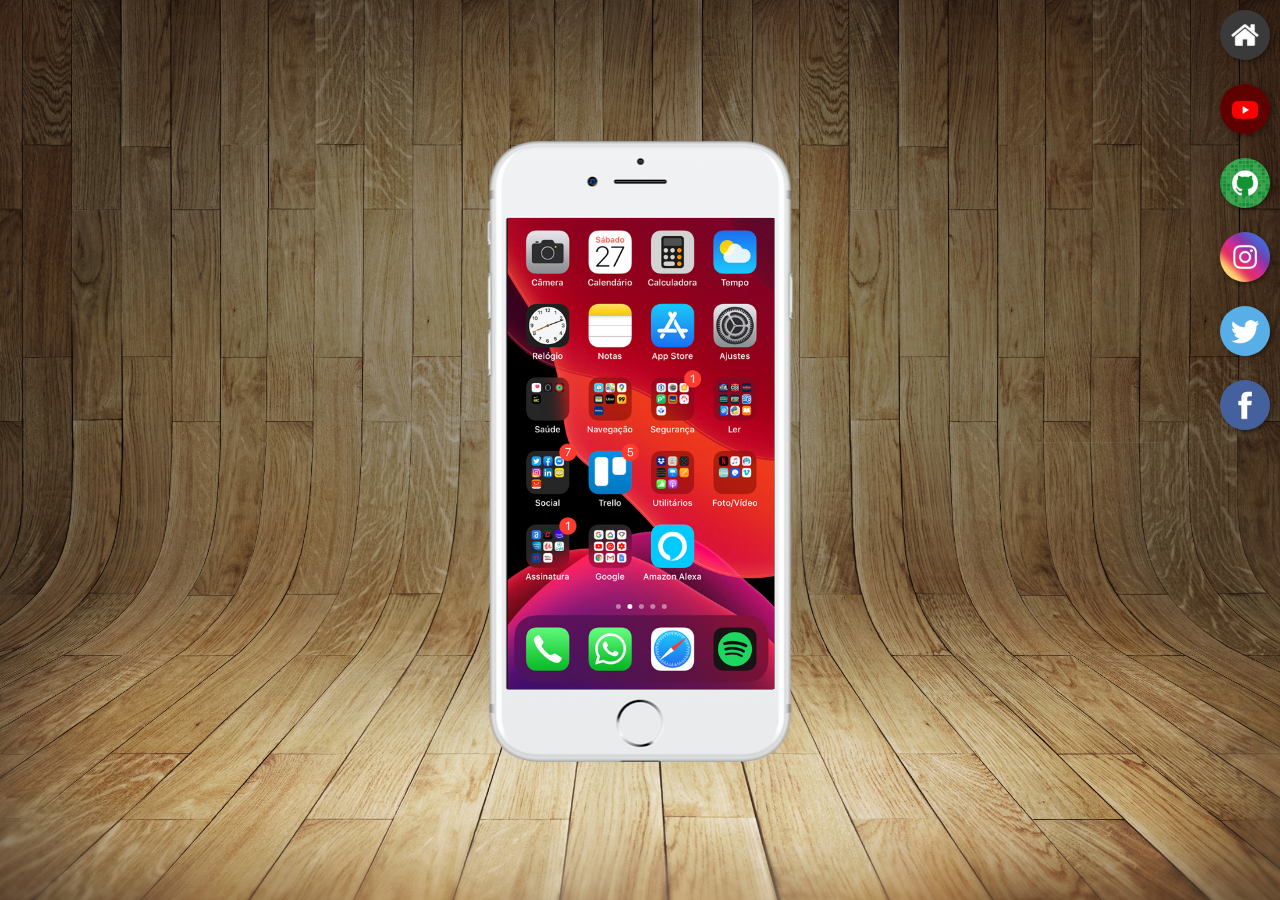
<file: index.html>
<!DOCTYPE html>
<html lang="pr-BR">

<head>
    <meta charset="UTF-8">
    <meta name="viewport" content="width=device-width, initial-scale=1.0">
    <title>Projeto Redes Sociais</title>
    <link rel="shortcut icon" href="favicon.ico" type="image/x-icon">
    <link rel="stylesheet" href="estilos/style.css">
</head>

<body>

    <main>
        <section id="telefone">
            <iframe src="home.html" frameborder="0" name="tela" id="tela">
                Seu navegador nçao é compativel com isso.
            </iframe>
        </section>

        <section id="redes-sociais">
            <a href="home.html" target="tela"><img src="imagens/logo-home.jpg" alt=""></a><br>

            <a href="youtube.html" target="tela"><img src="imagens/logo-youtube.jpg" alt=""></a><br>

            <a href="github.html" target="tela"><img src="imagens/logo-github.jpg" alt=""></a><br>

            <a href="instagram.html" target="tela"><img src="imagens/logo-instagram.jpg" alt=""></a><br>

            <a href="twitter.html" target="tela"><img src="imagens/logo-twitter.jpg" alt=""></a><br>
            
            <a href="facebook.html" target="tela"><img src="imagens/logo-facebook.jpg" alt=""></a><br>
        </section>

    </main>

</body>

</html>
</file>
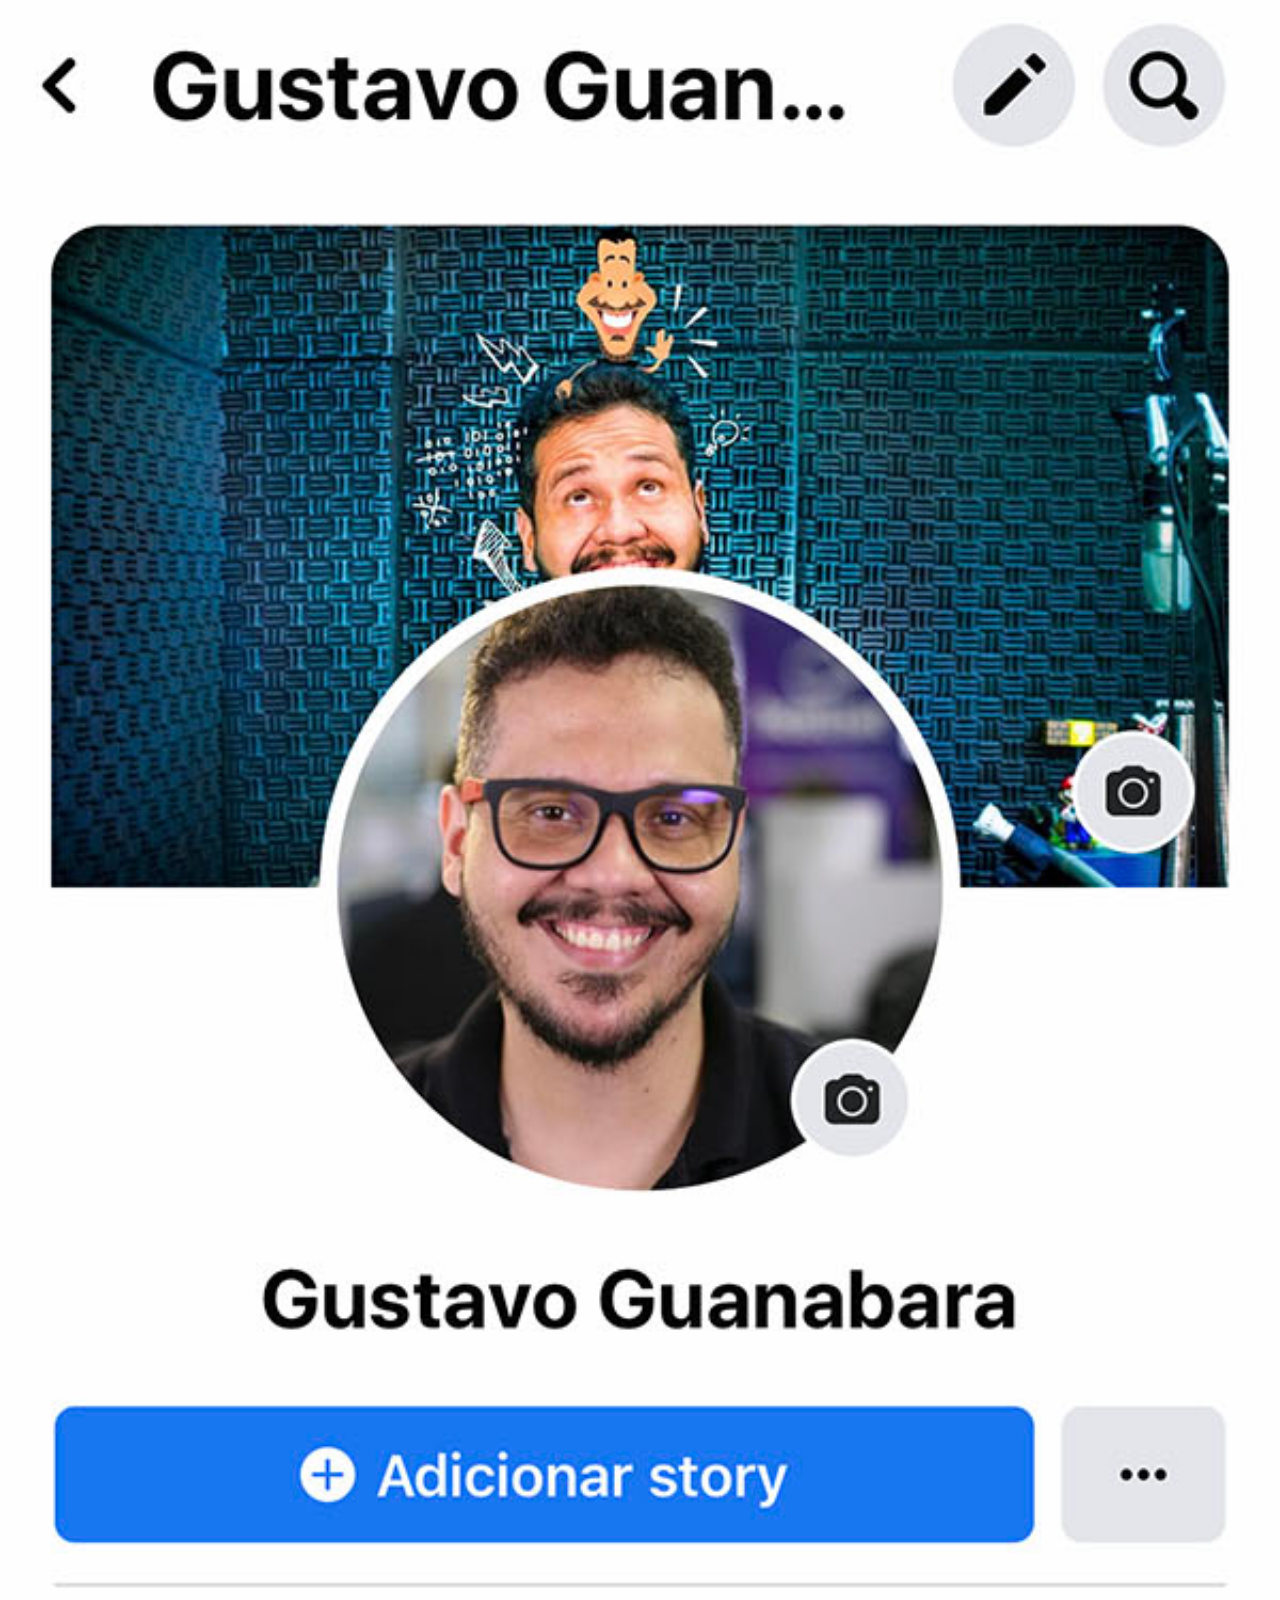
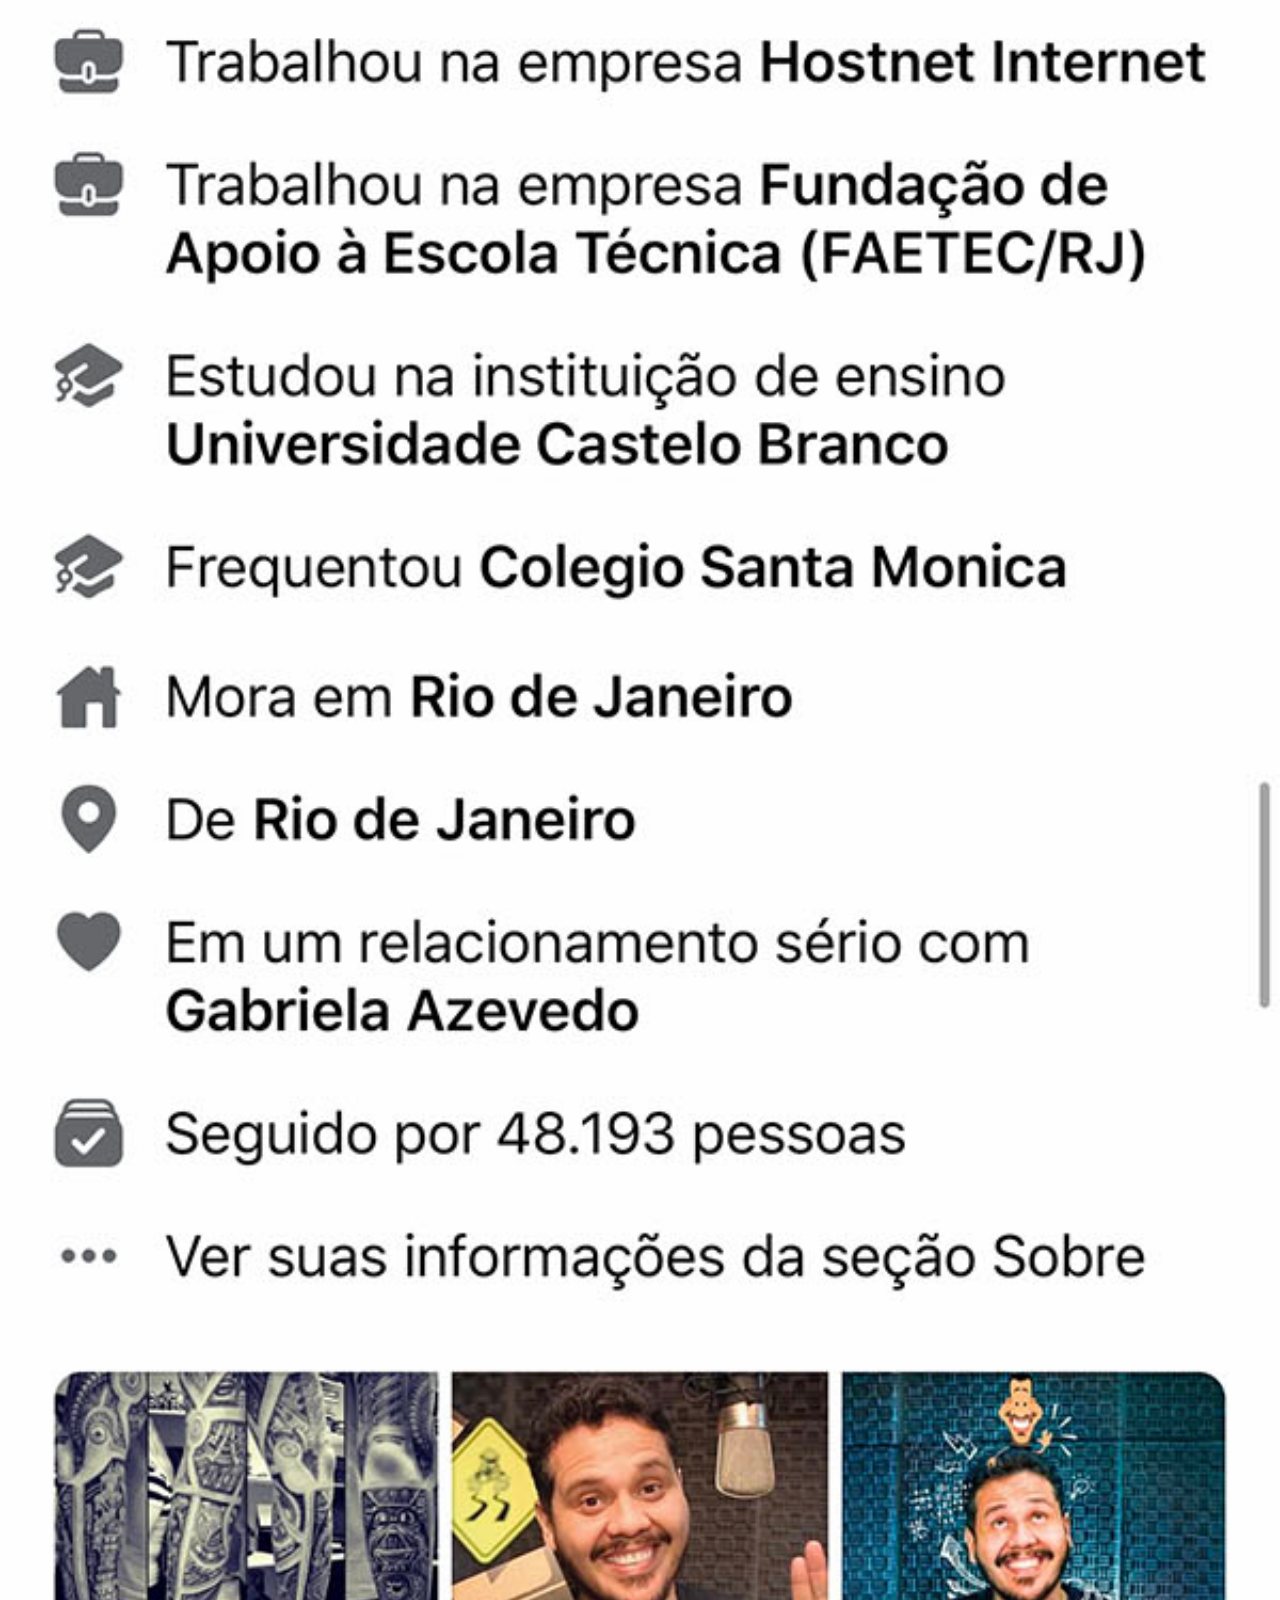
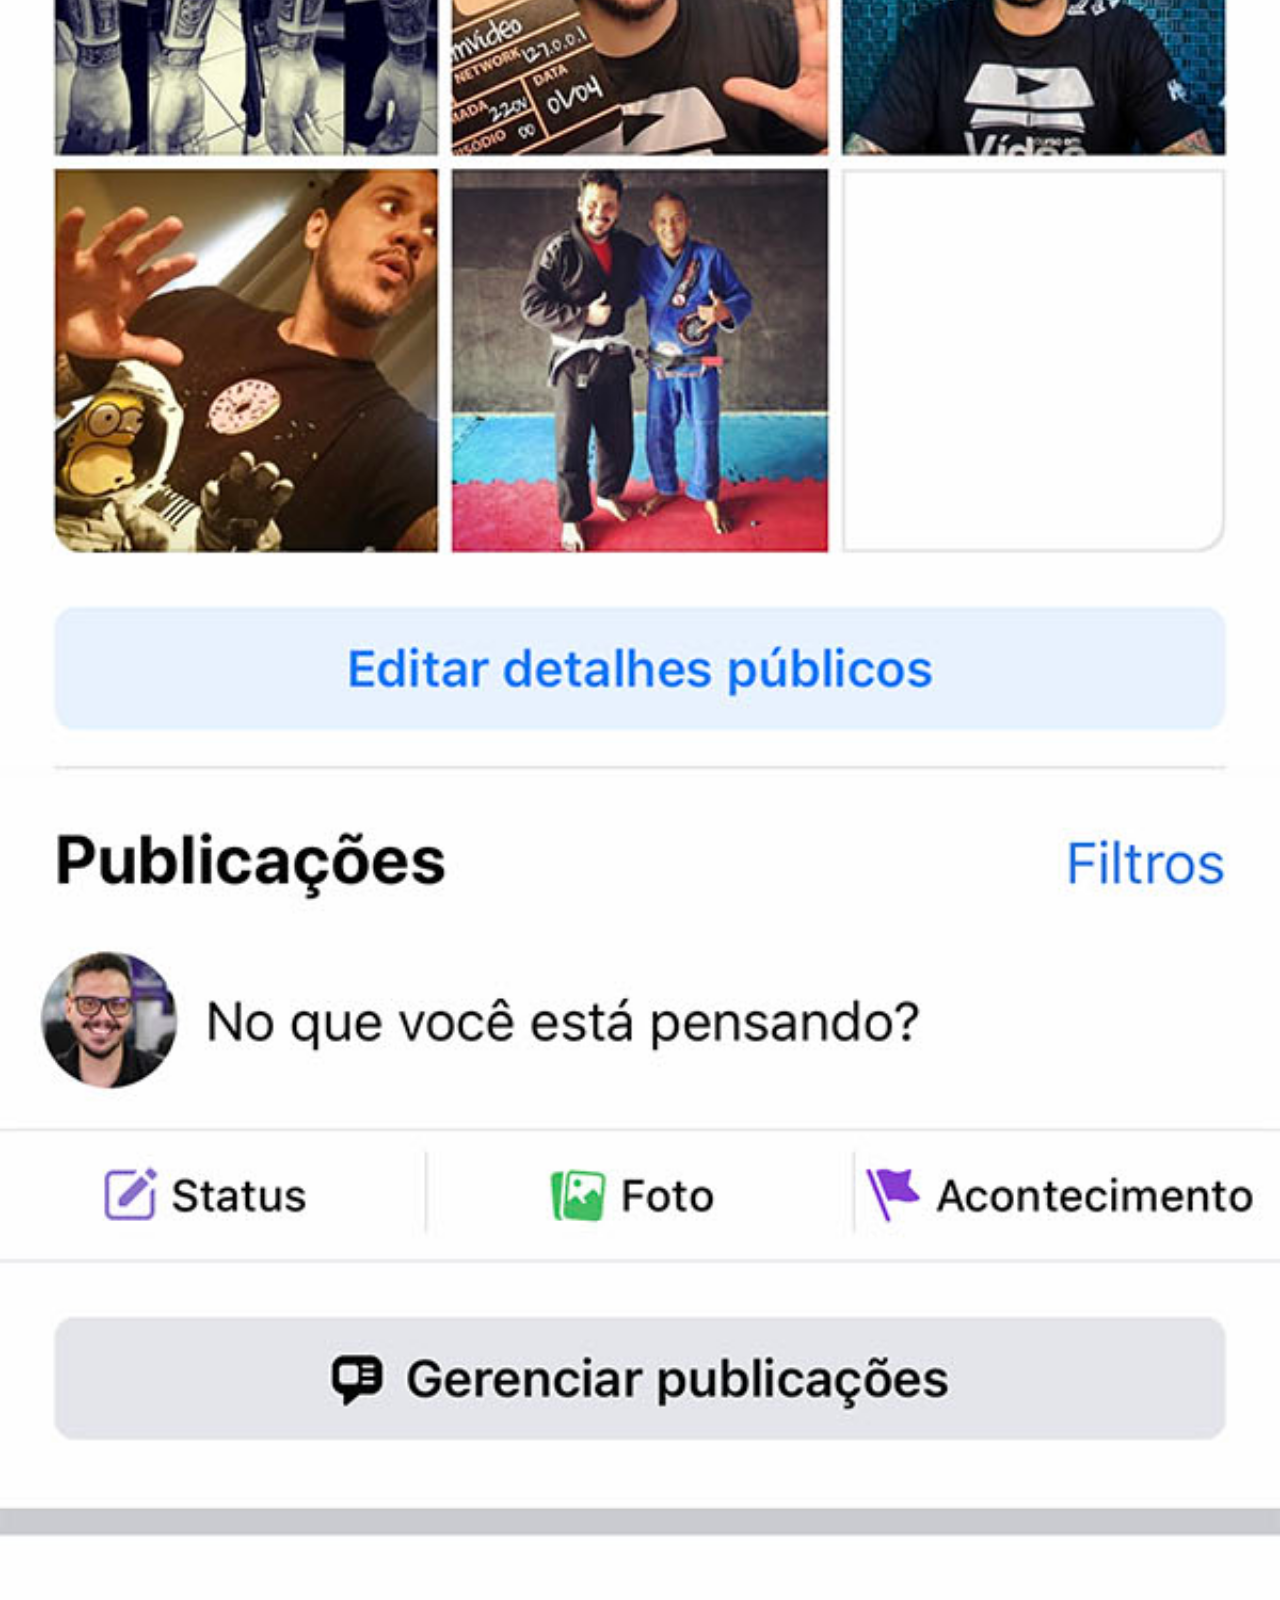
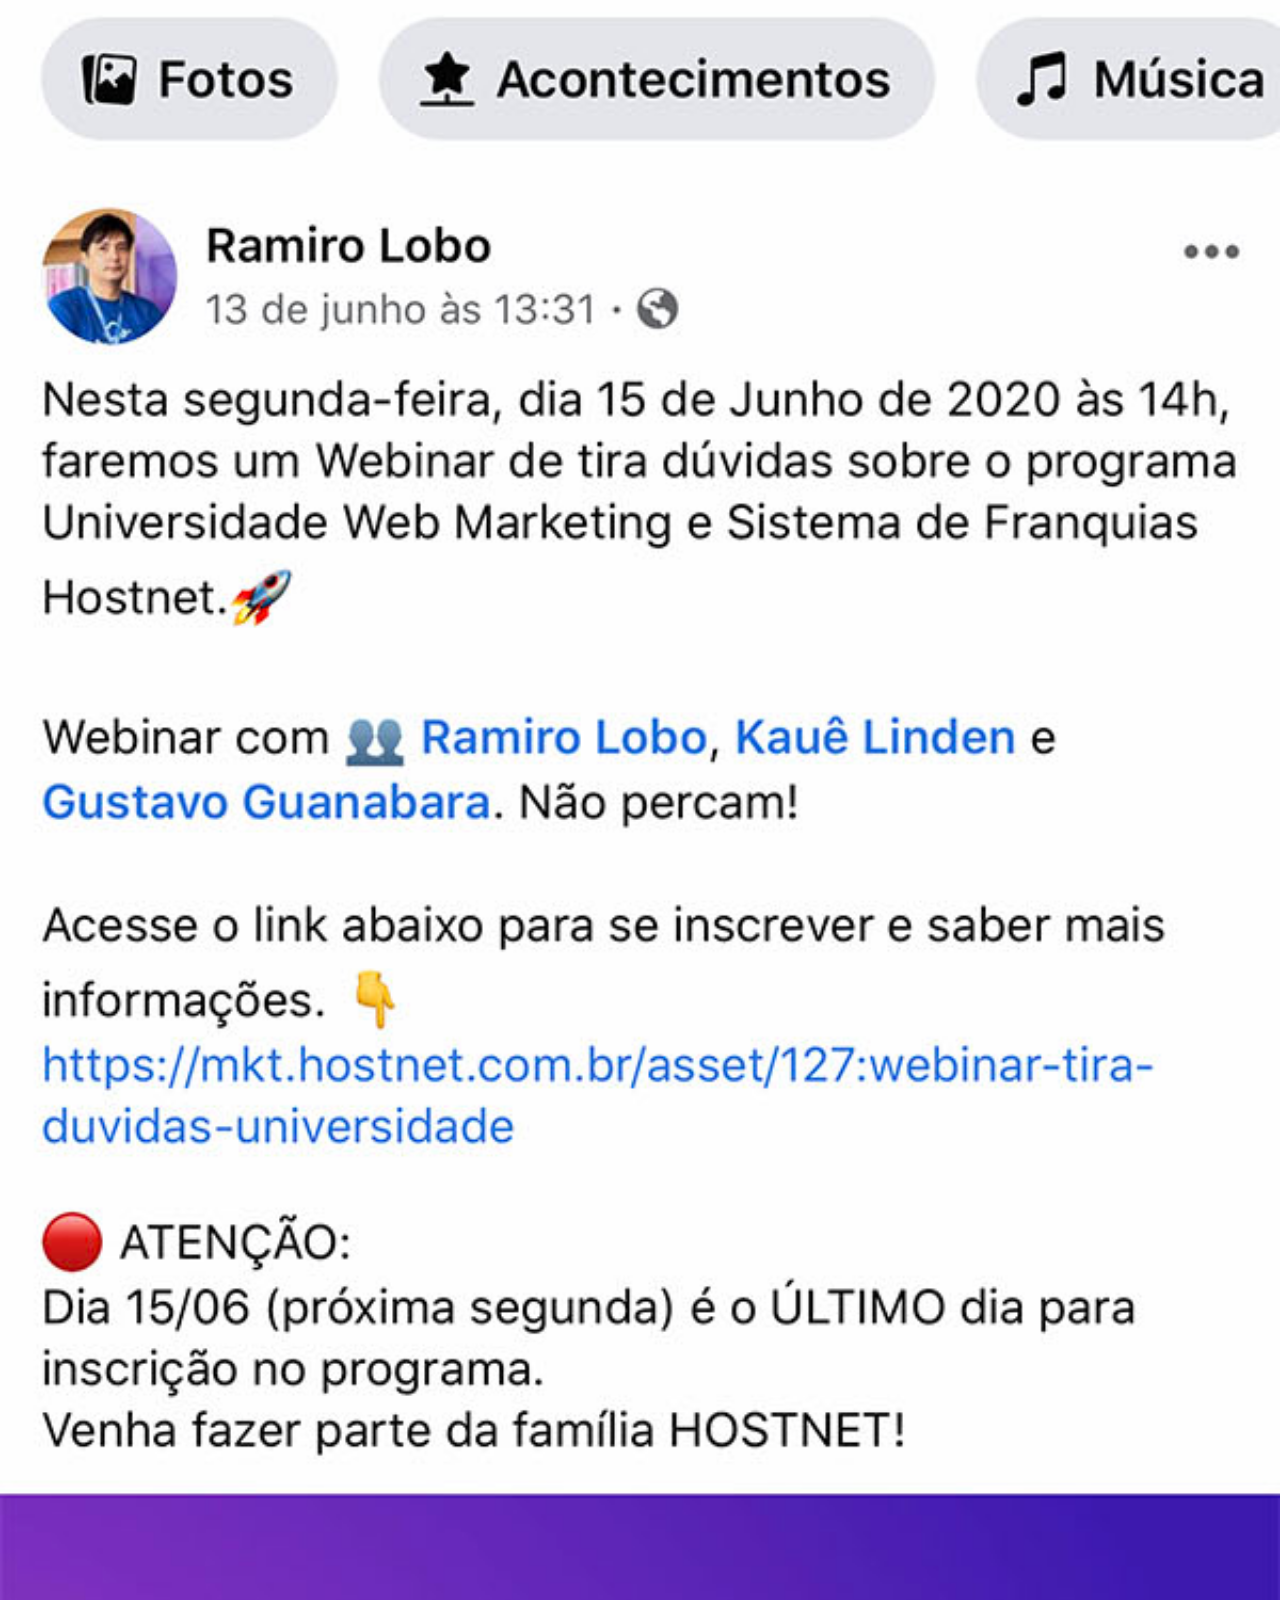
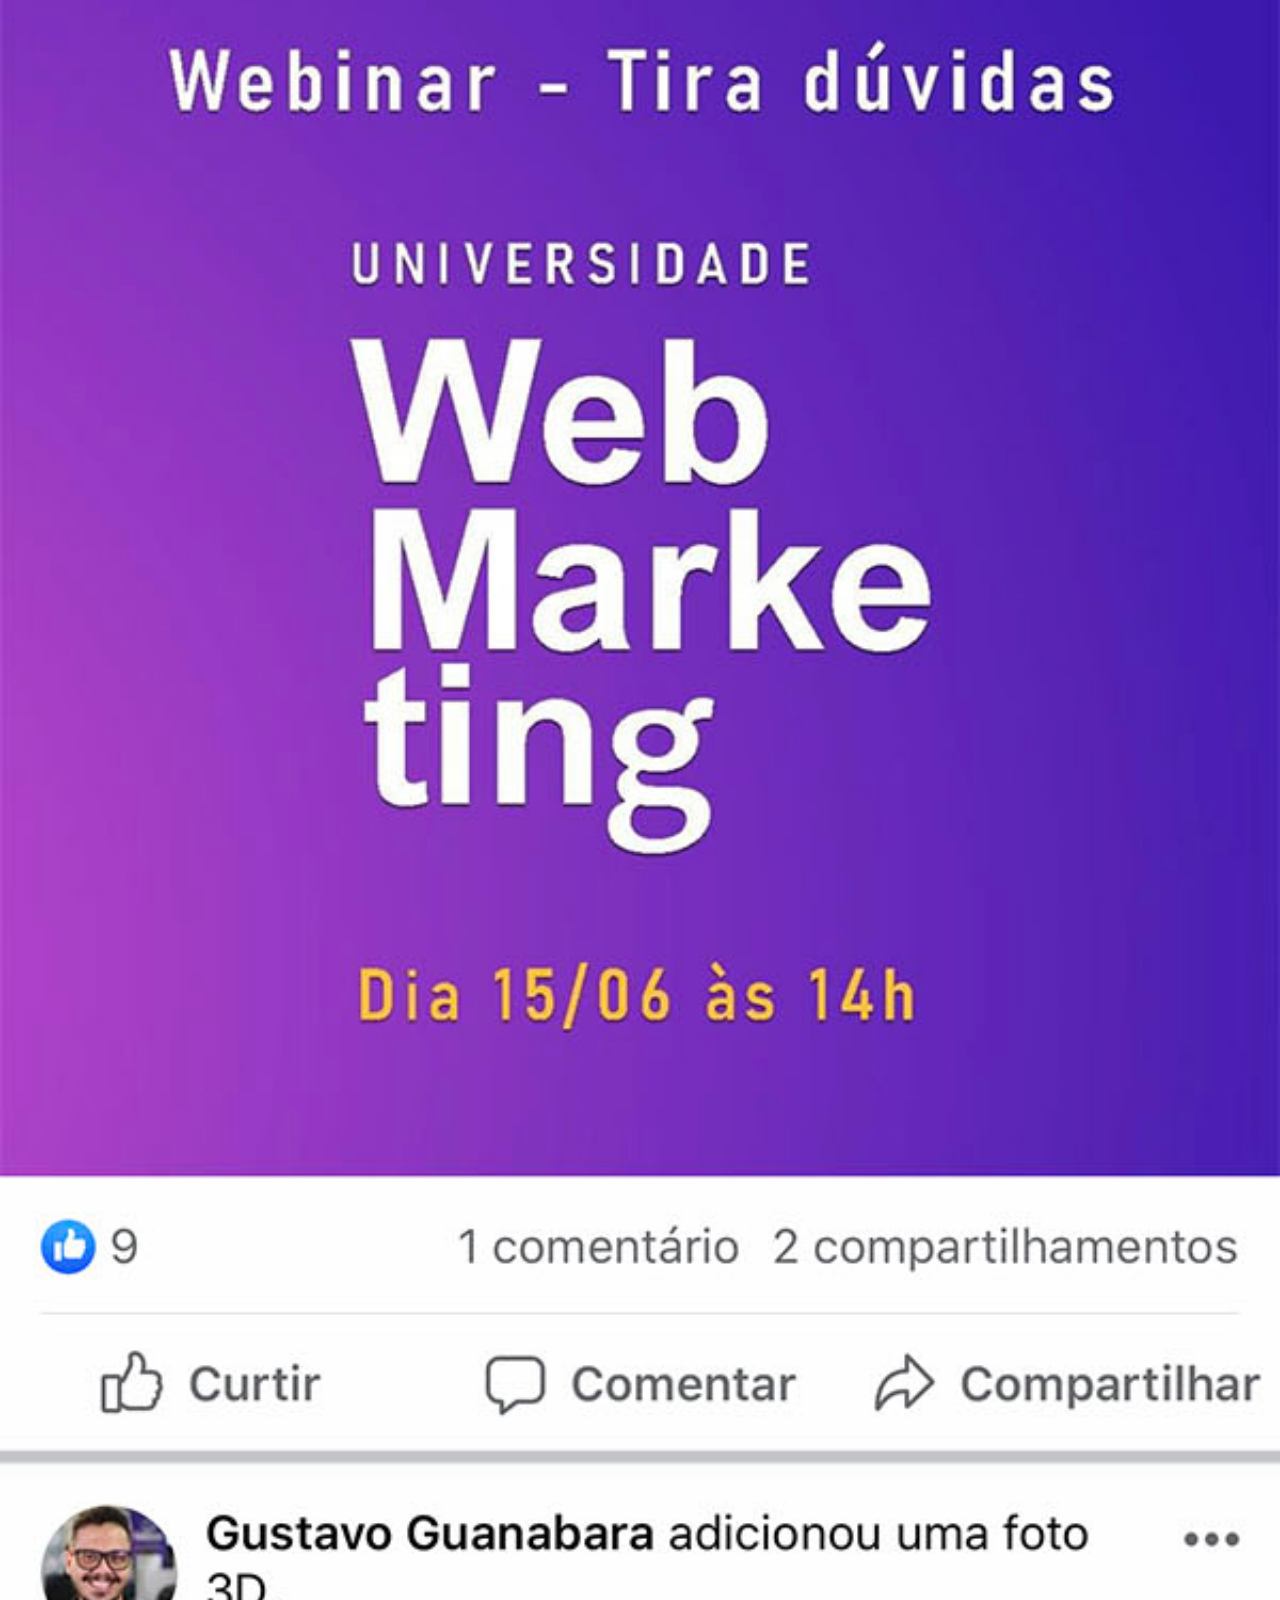
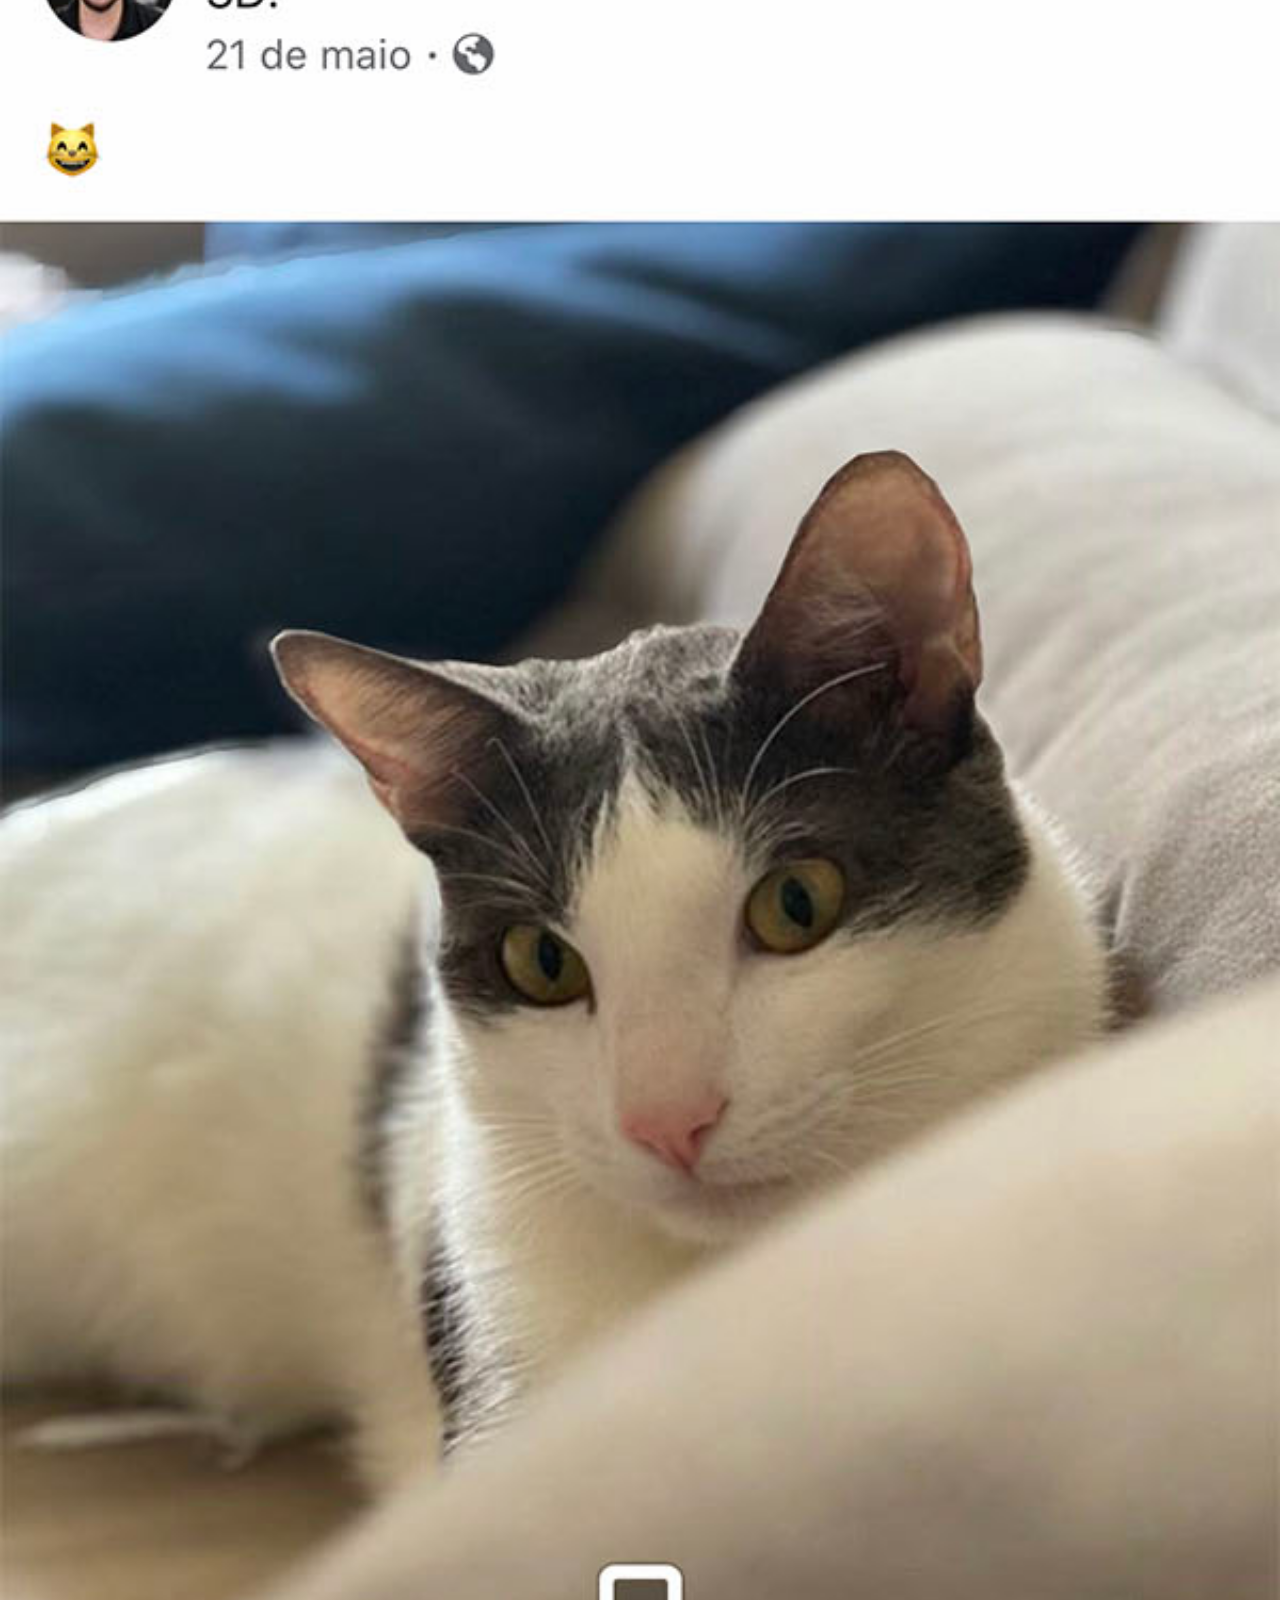
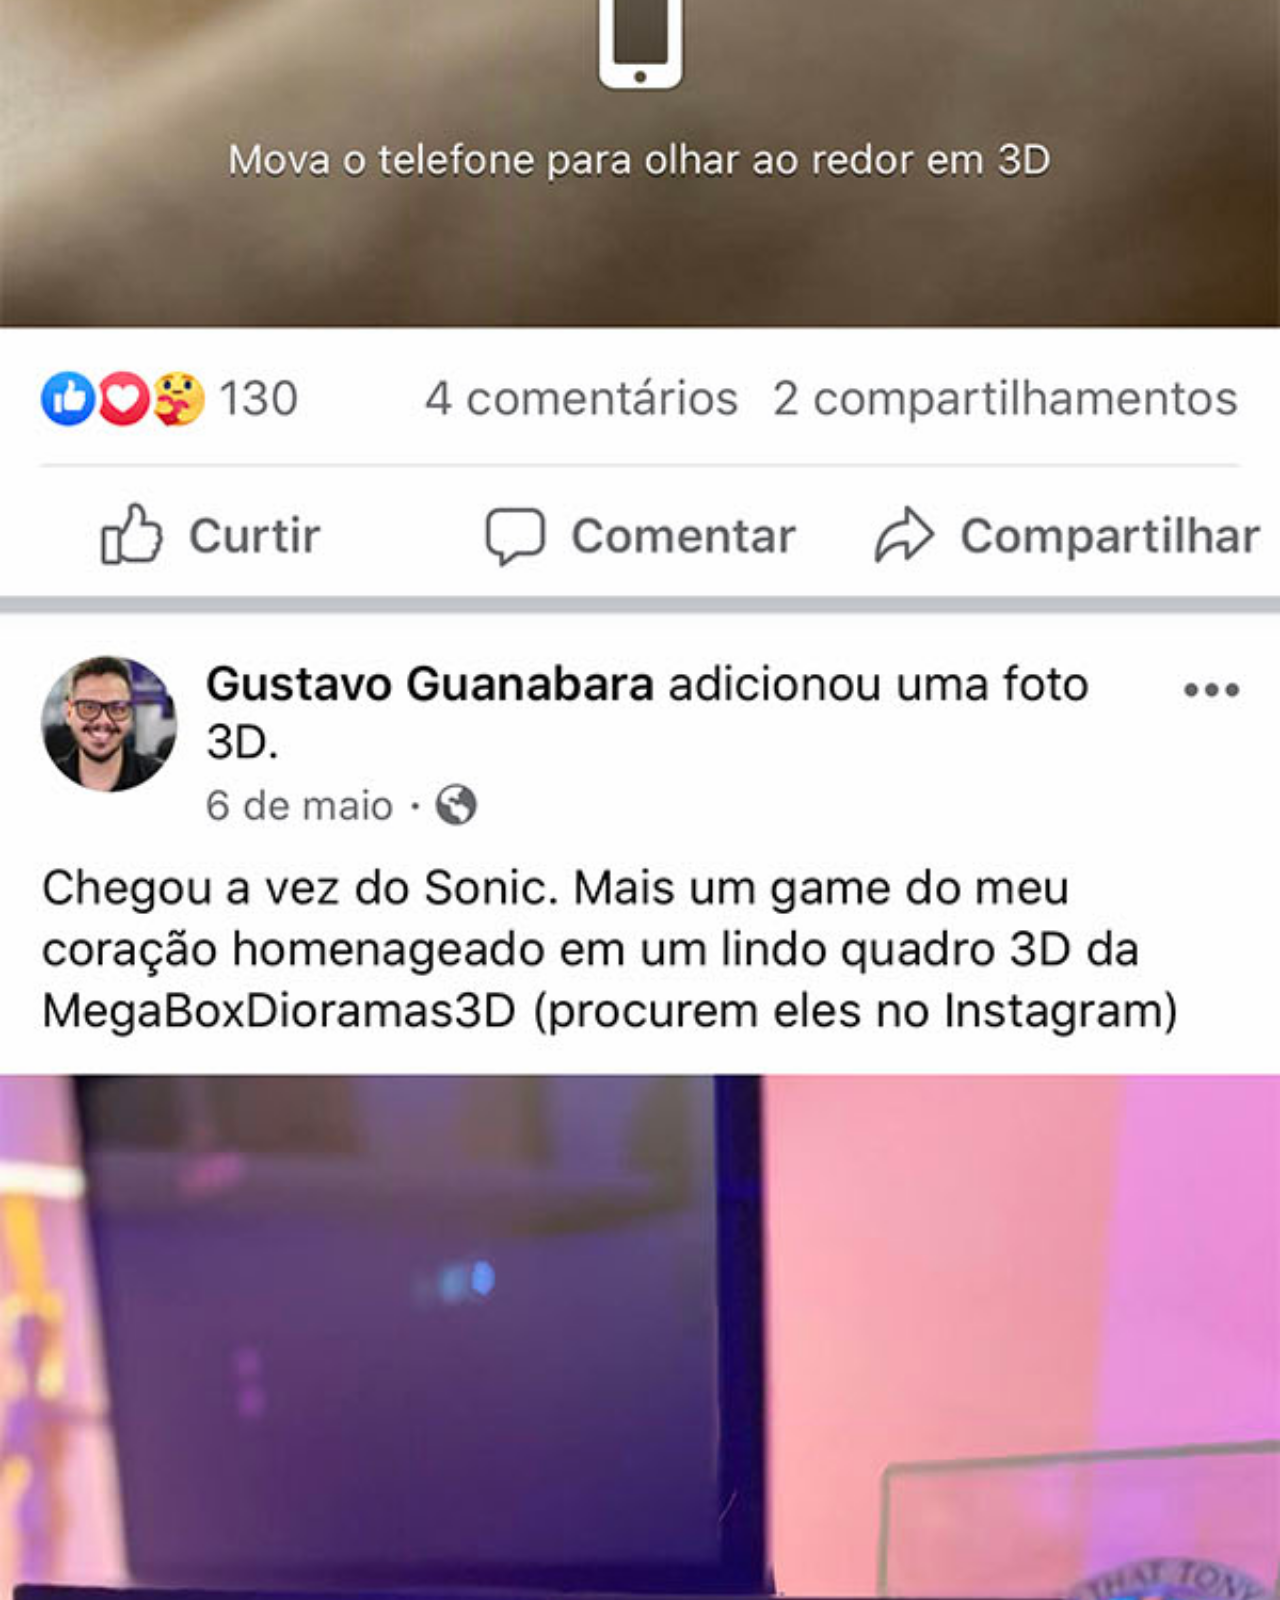
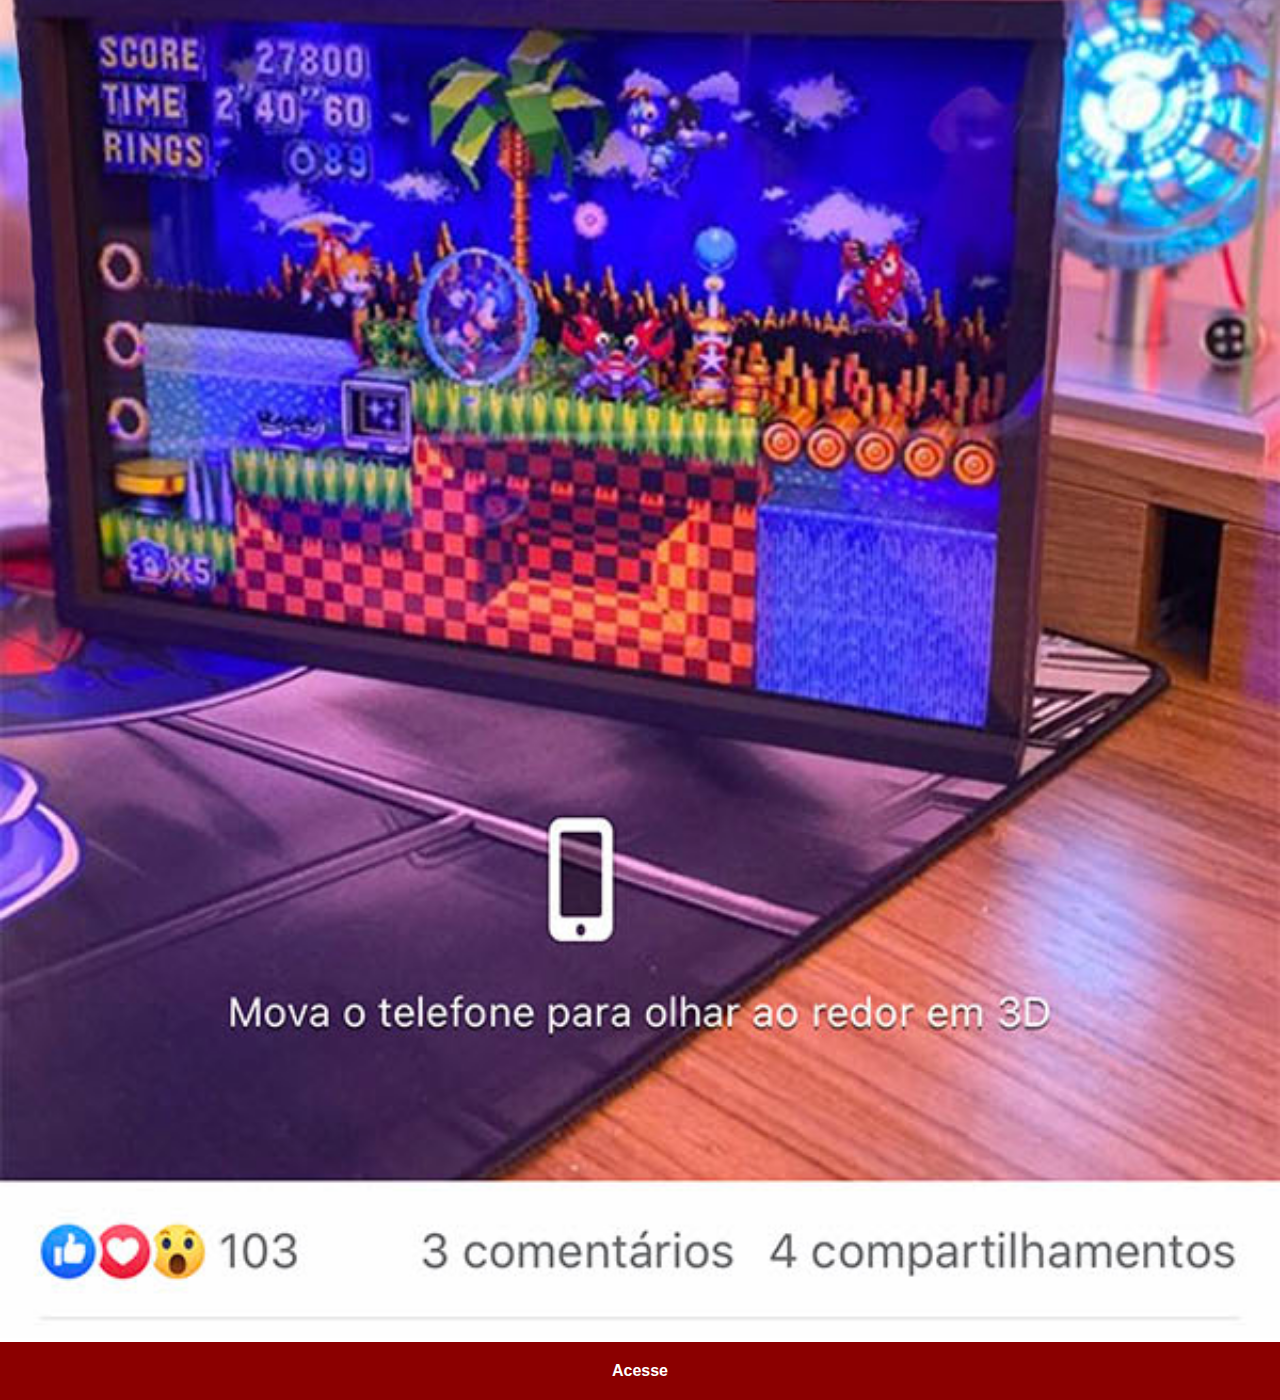
<file: facebook.html>
<!DOCTYPE html>
<html lang="en">
<head>
    <meta charset="UTF-8">
    <meta name="viewport" content="width=device-width, initial-scale=1.0">
    <title>Document</title>
        <link rel="stylesheet" href="estilos/social.css">

</head>
<body>
       <img src="imagens/tela-facebook.jpg" alt="GitHub">
    <a href="https://www.facebook.com/">Acesse</a>
</body>
</html>
</file>
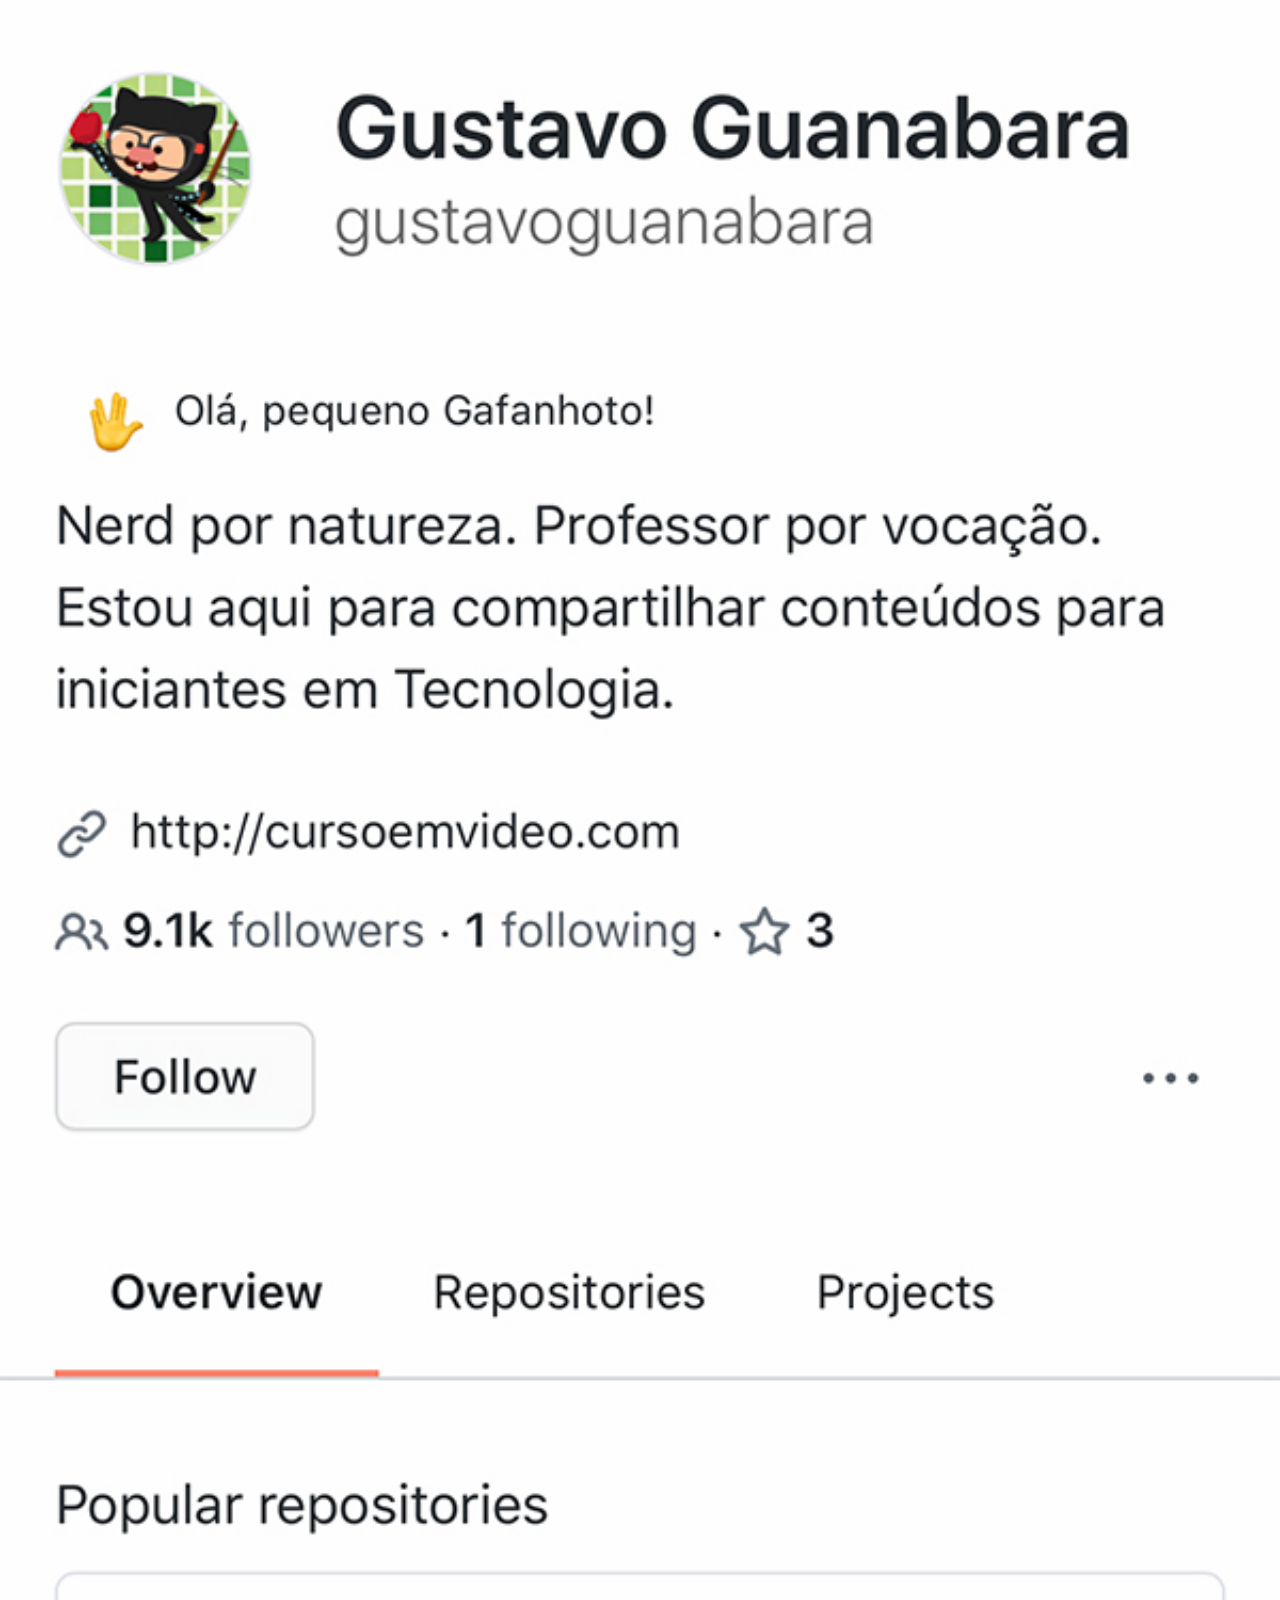
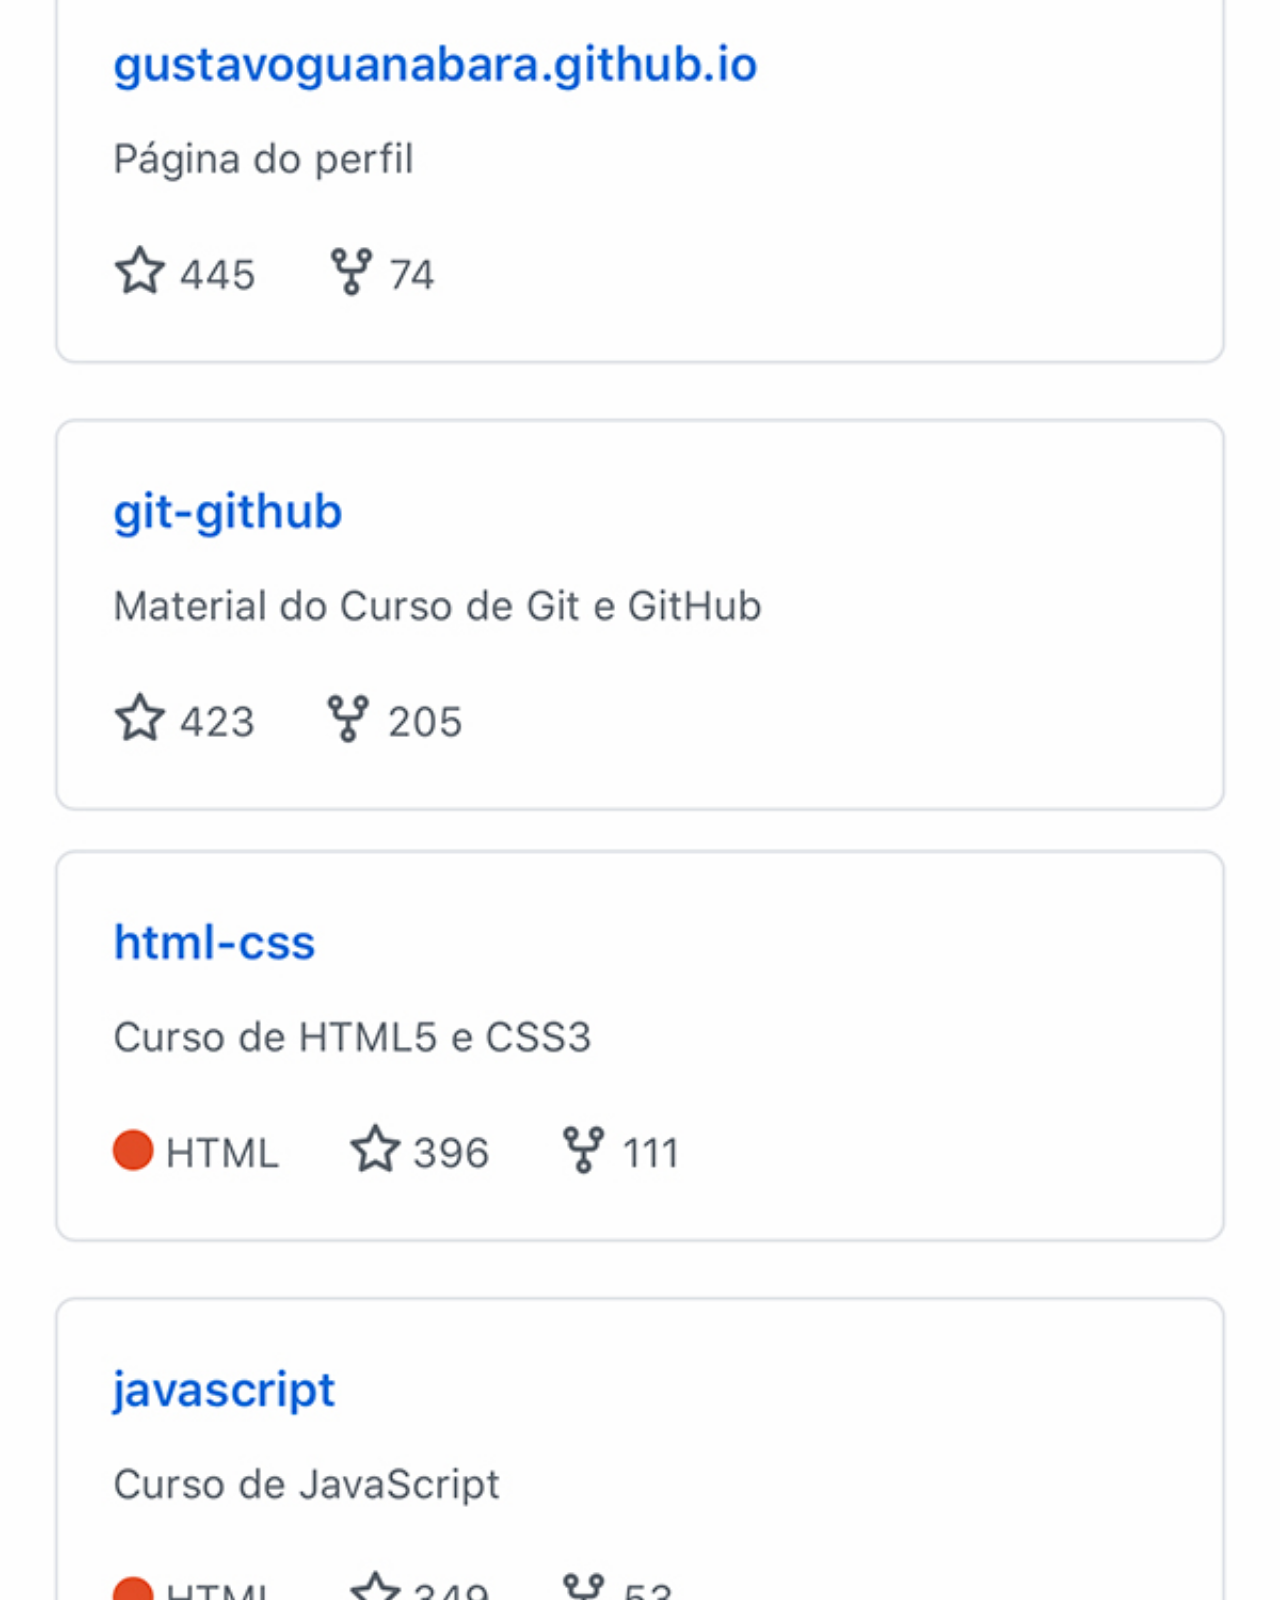
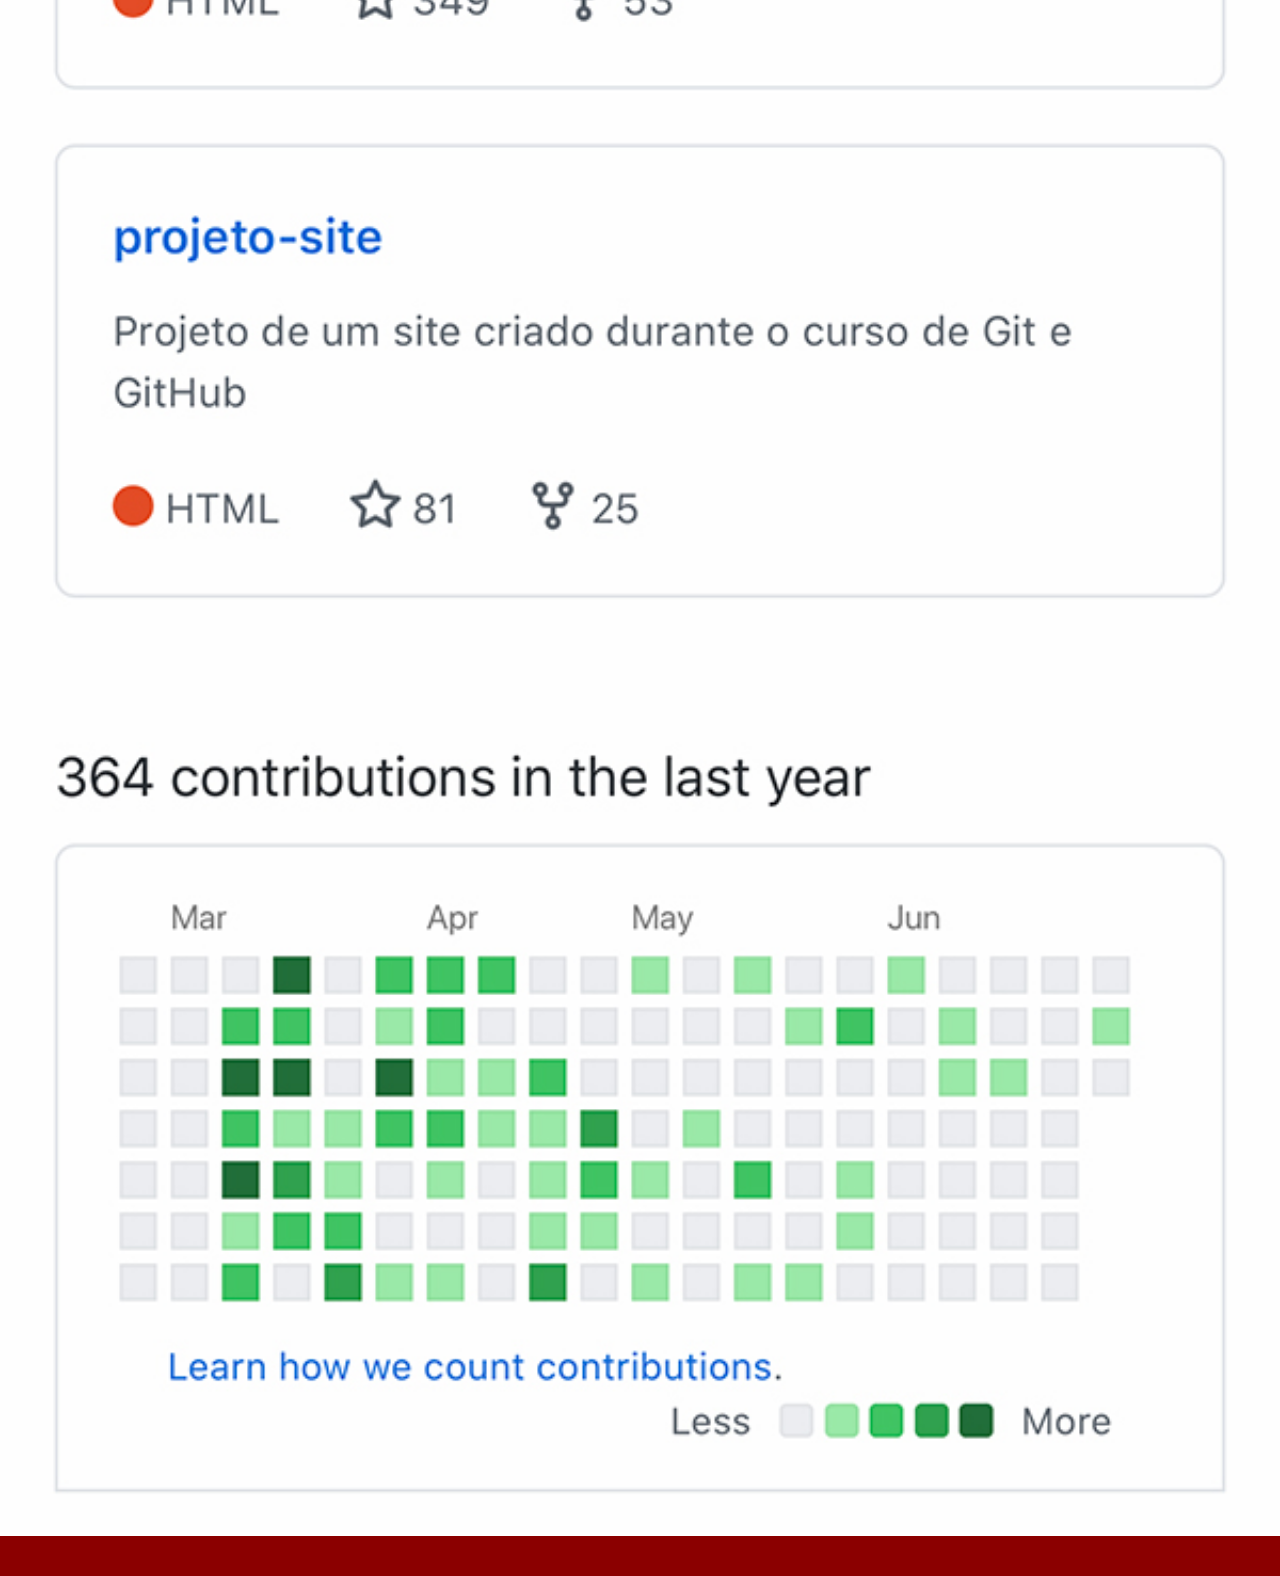
<file: github.html>
<!DOCTYPE html>
<html lang="en">
<head>
    <meta charset="UTF-8">
    <meta name="viewport" content="width=device-width, initial-scale=1.0">
    <title>Document</title>
    <link rel="stylesheet" href="estilos/social.css">
</head>
<body>
    <img src="imagens/tela-github.jpg" alt="GitHub">
    <a href="https://github.com/chirleynunessantos"></a>
</body>
</html>
</file>
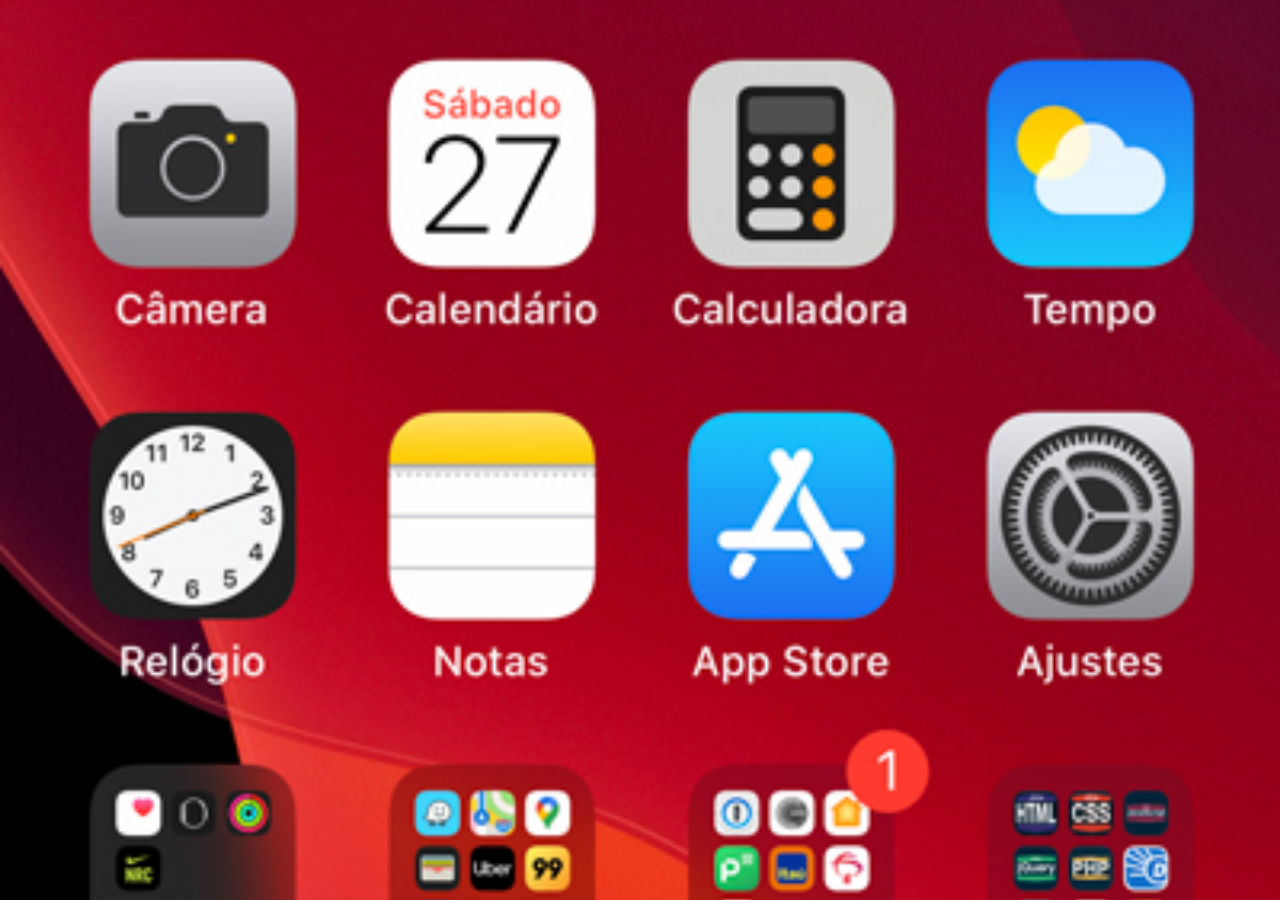
<file: home.html>
<!DOCTYPE html>
<html lang="pt-br">
<head>
    <meta charset="UTF-8">
    <meta name="viewport" content="width=device-width, initial-scale=1.0">
    <title>Home</title>
</head>
<style>
*{
    margin: 0px;
    padding: 0px;

}

body{
    width: 100vw;
    height: 100vh;
    background: black url('imagens/tela-home.jpg') no-repeat top center;
    background-size: cover; /*Para que a imagem caiba e encaixe corretamente*/
}
</style>
<body>
    
</body>
</html>
</file>
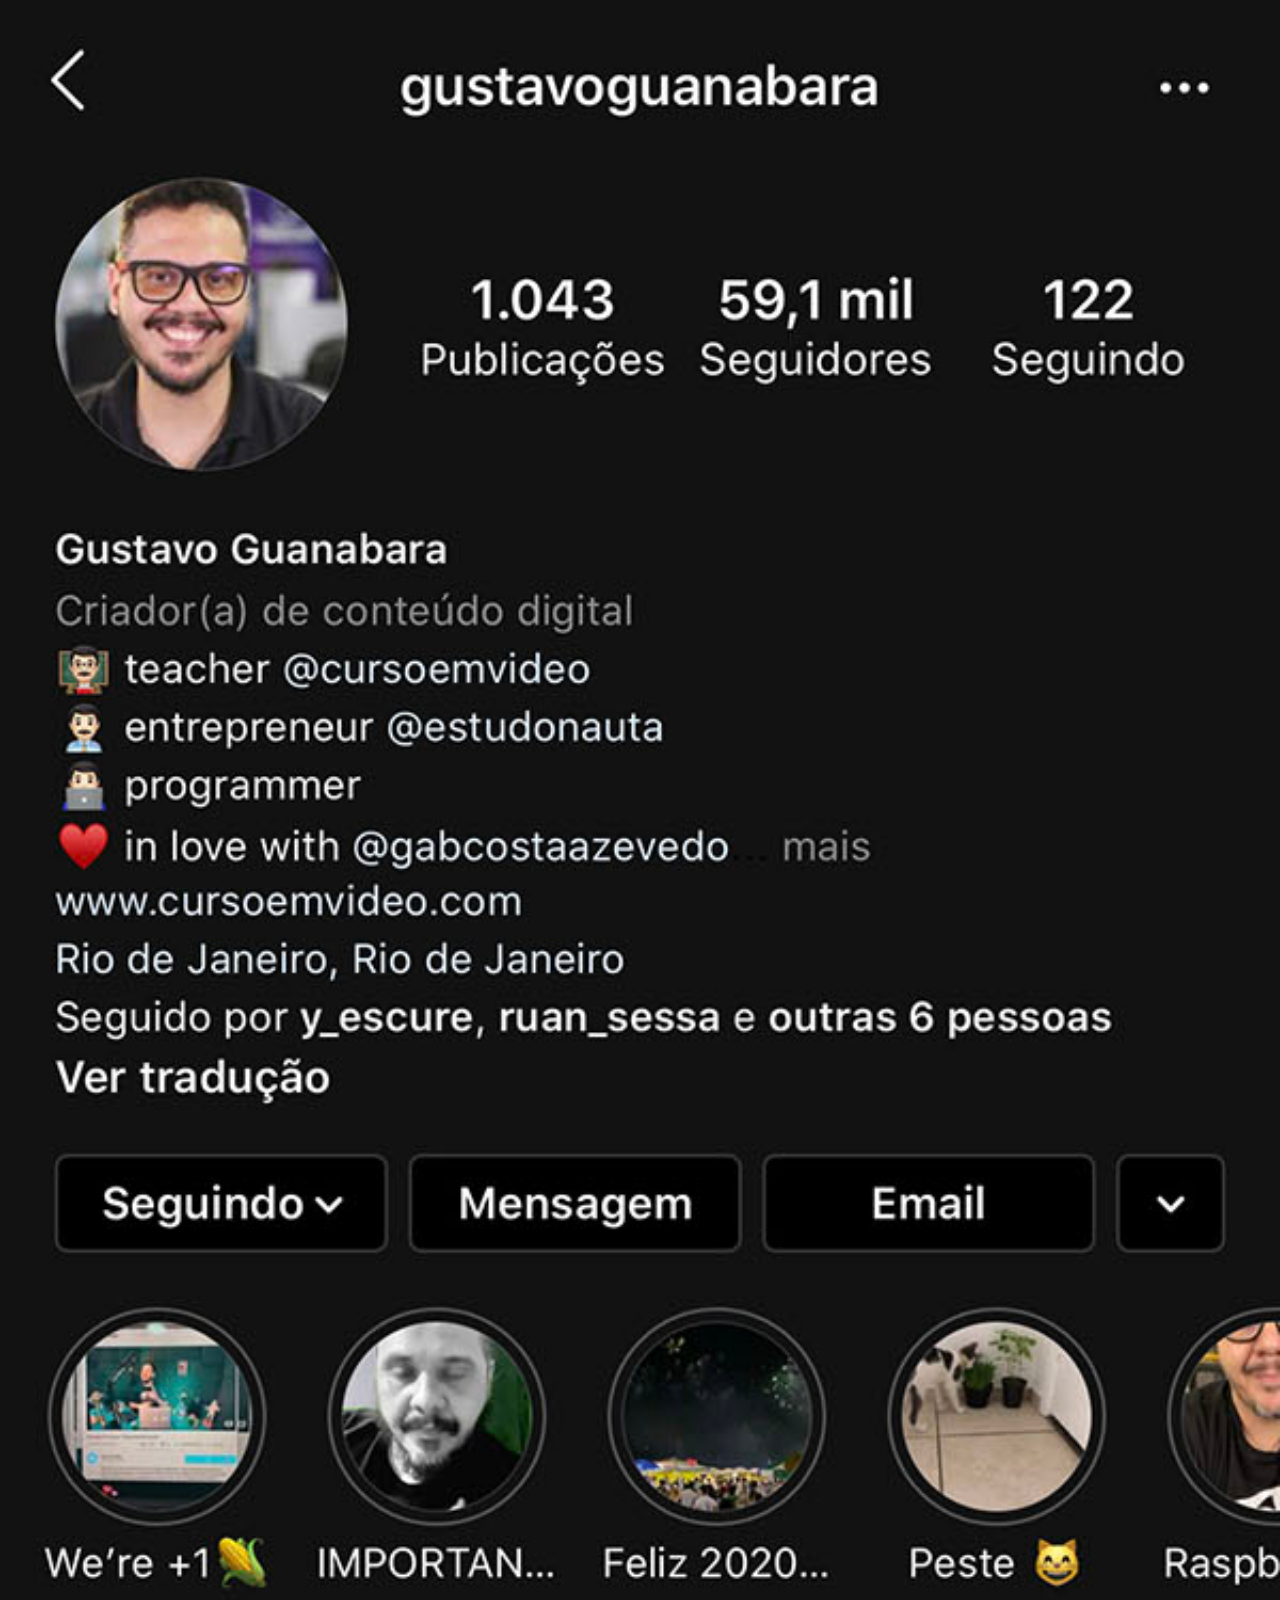
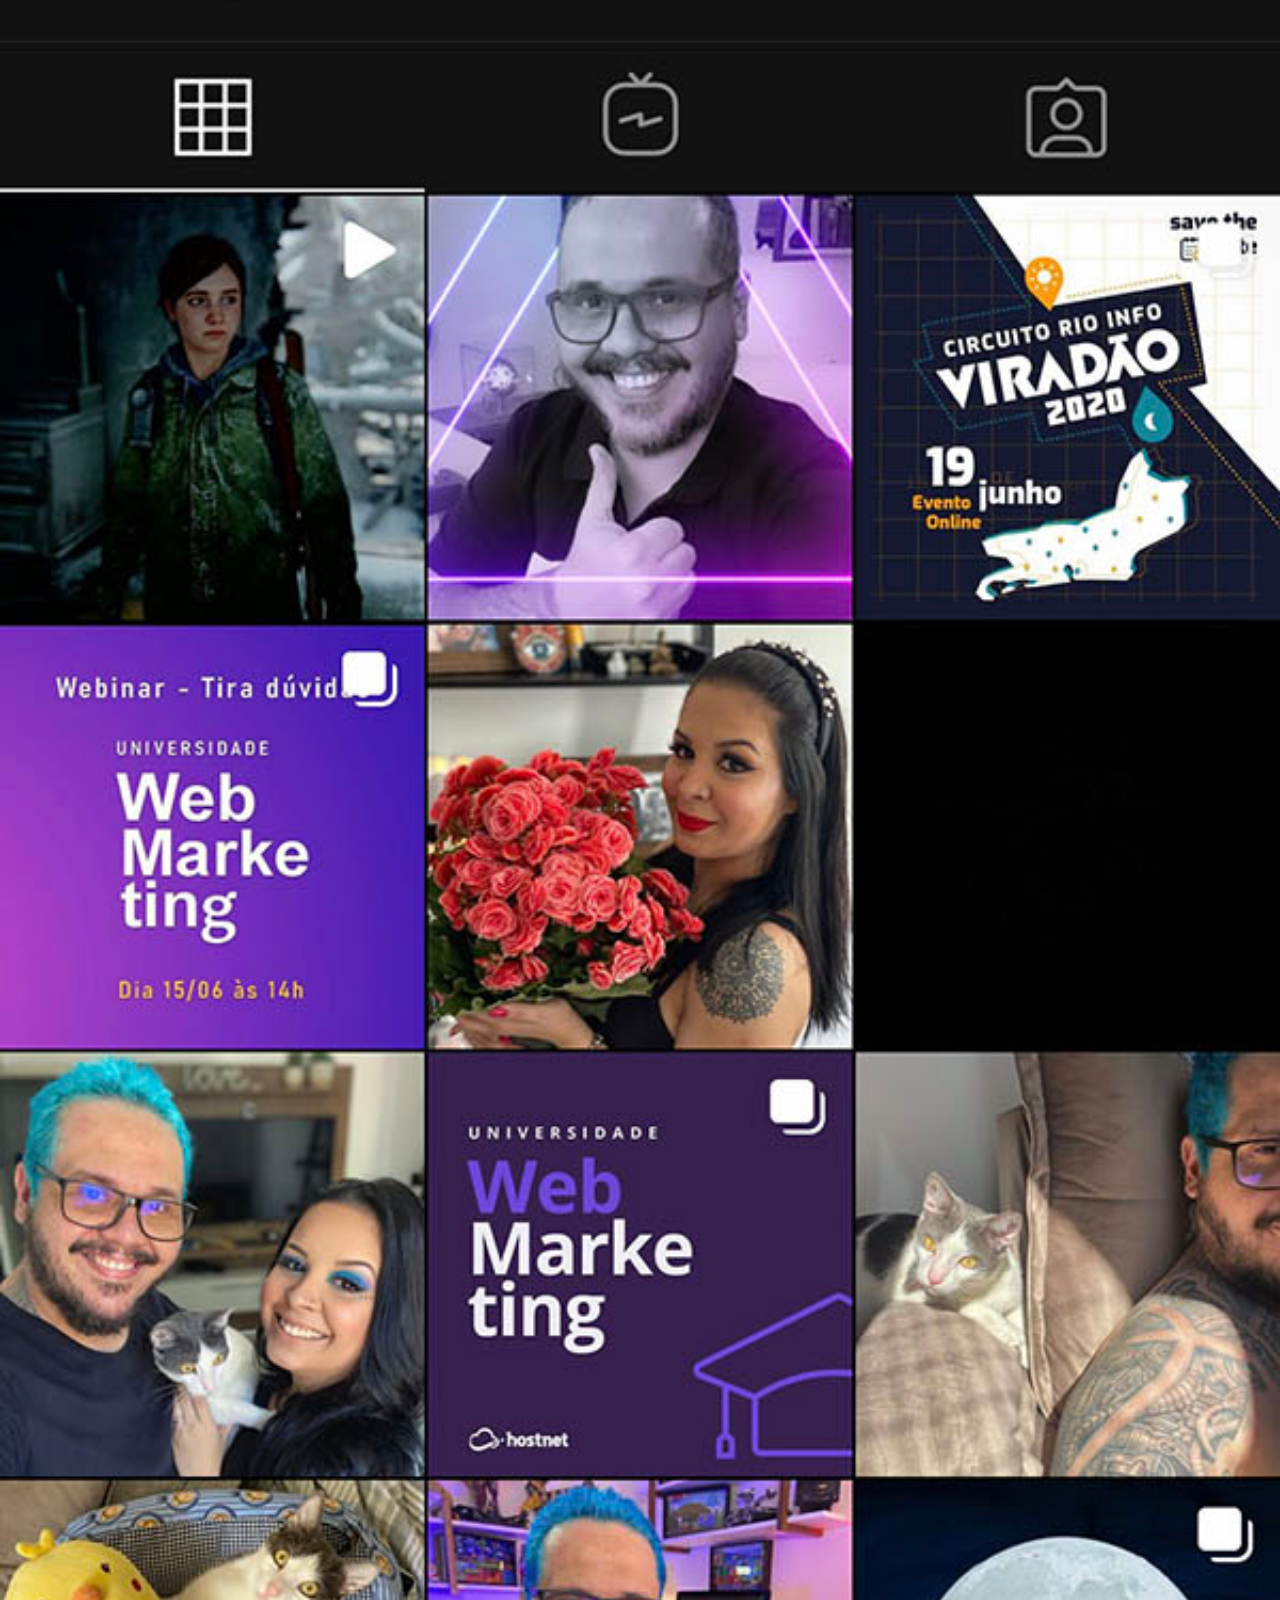
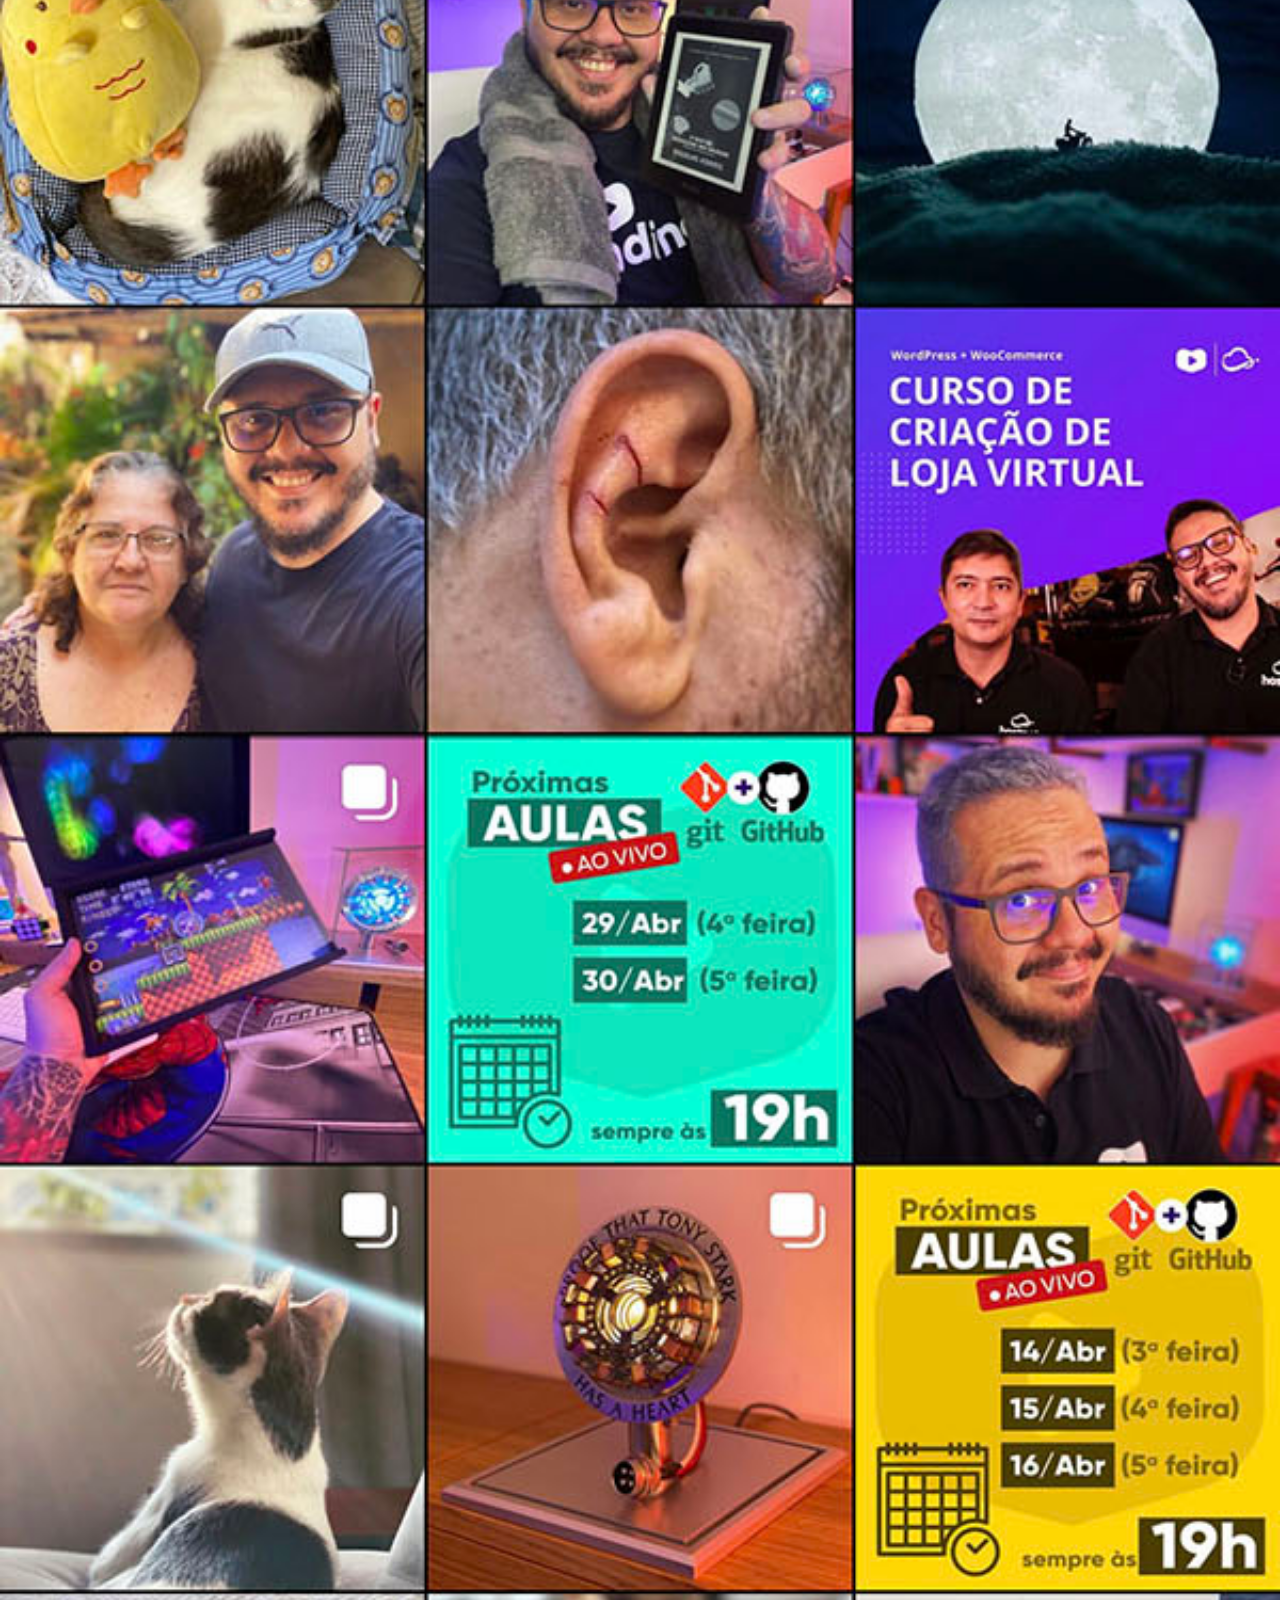
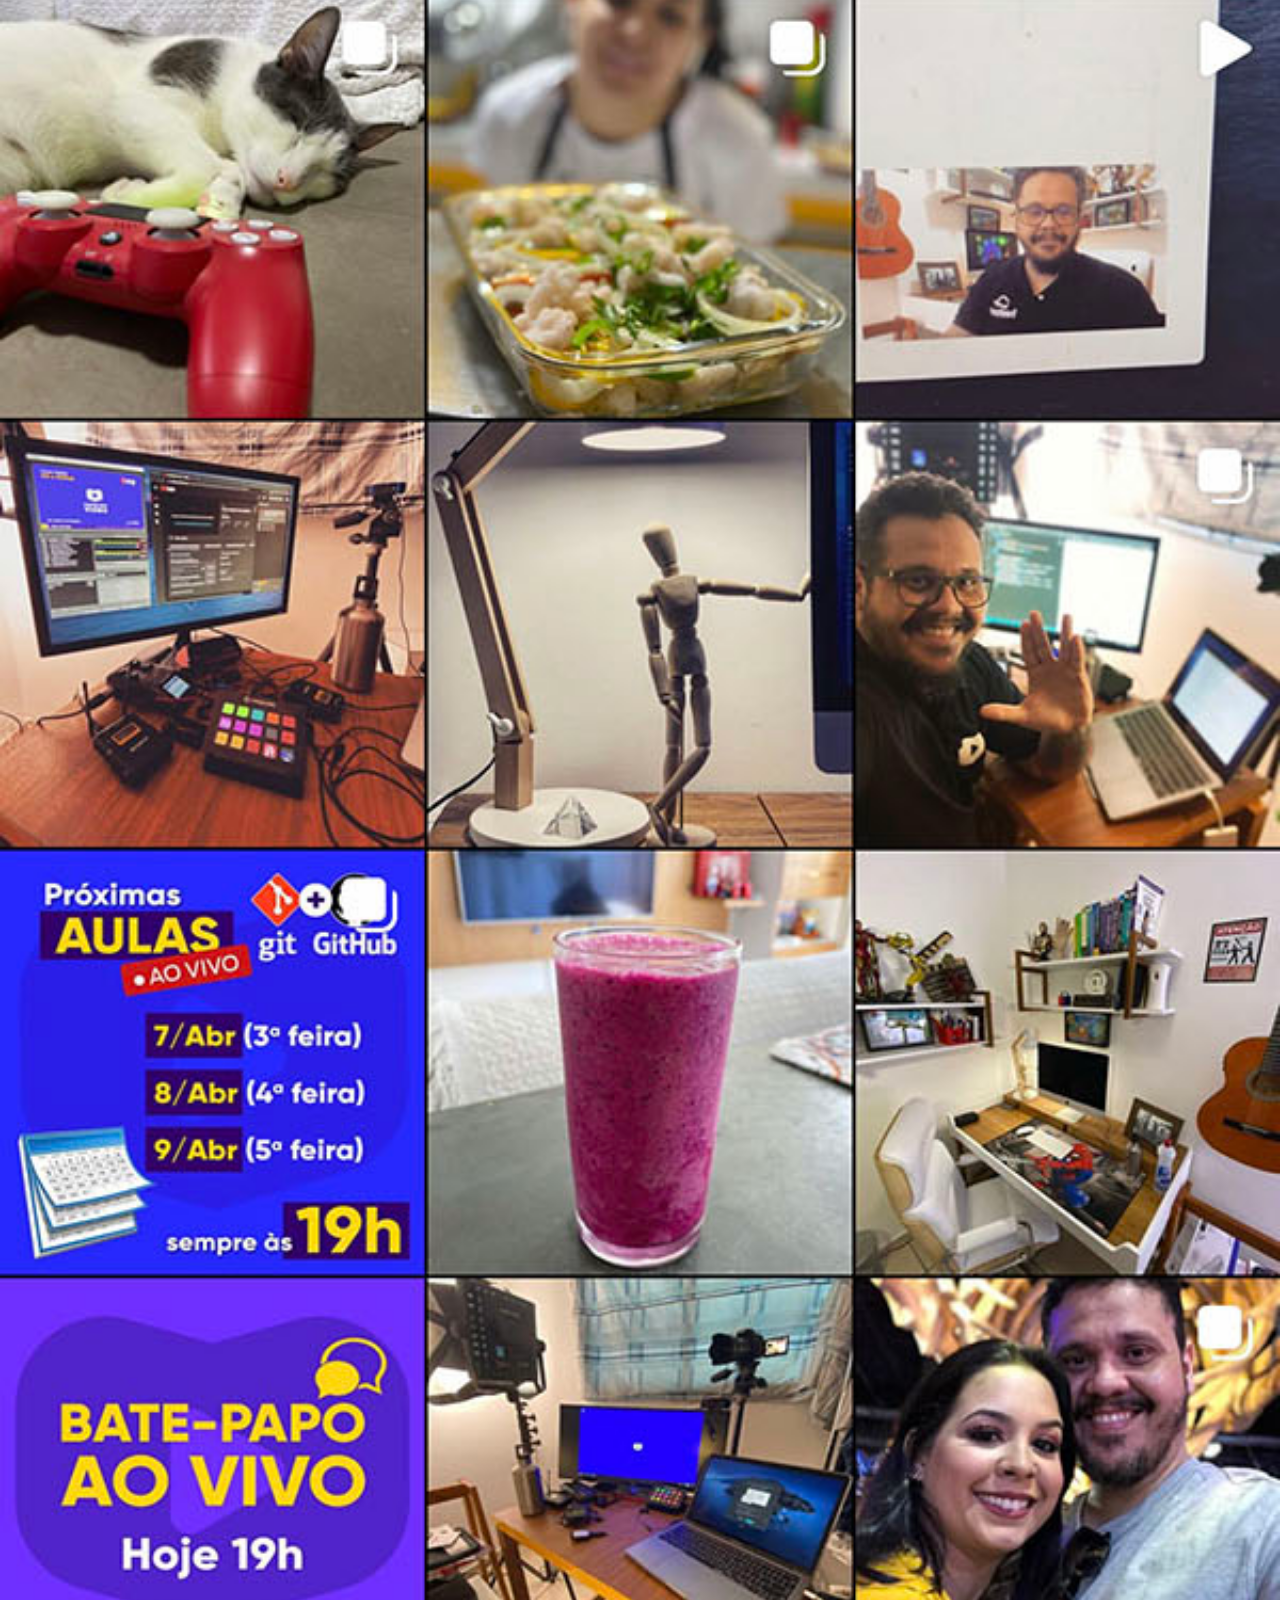
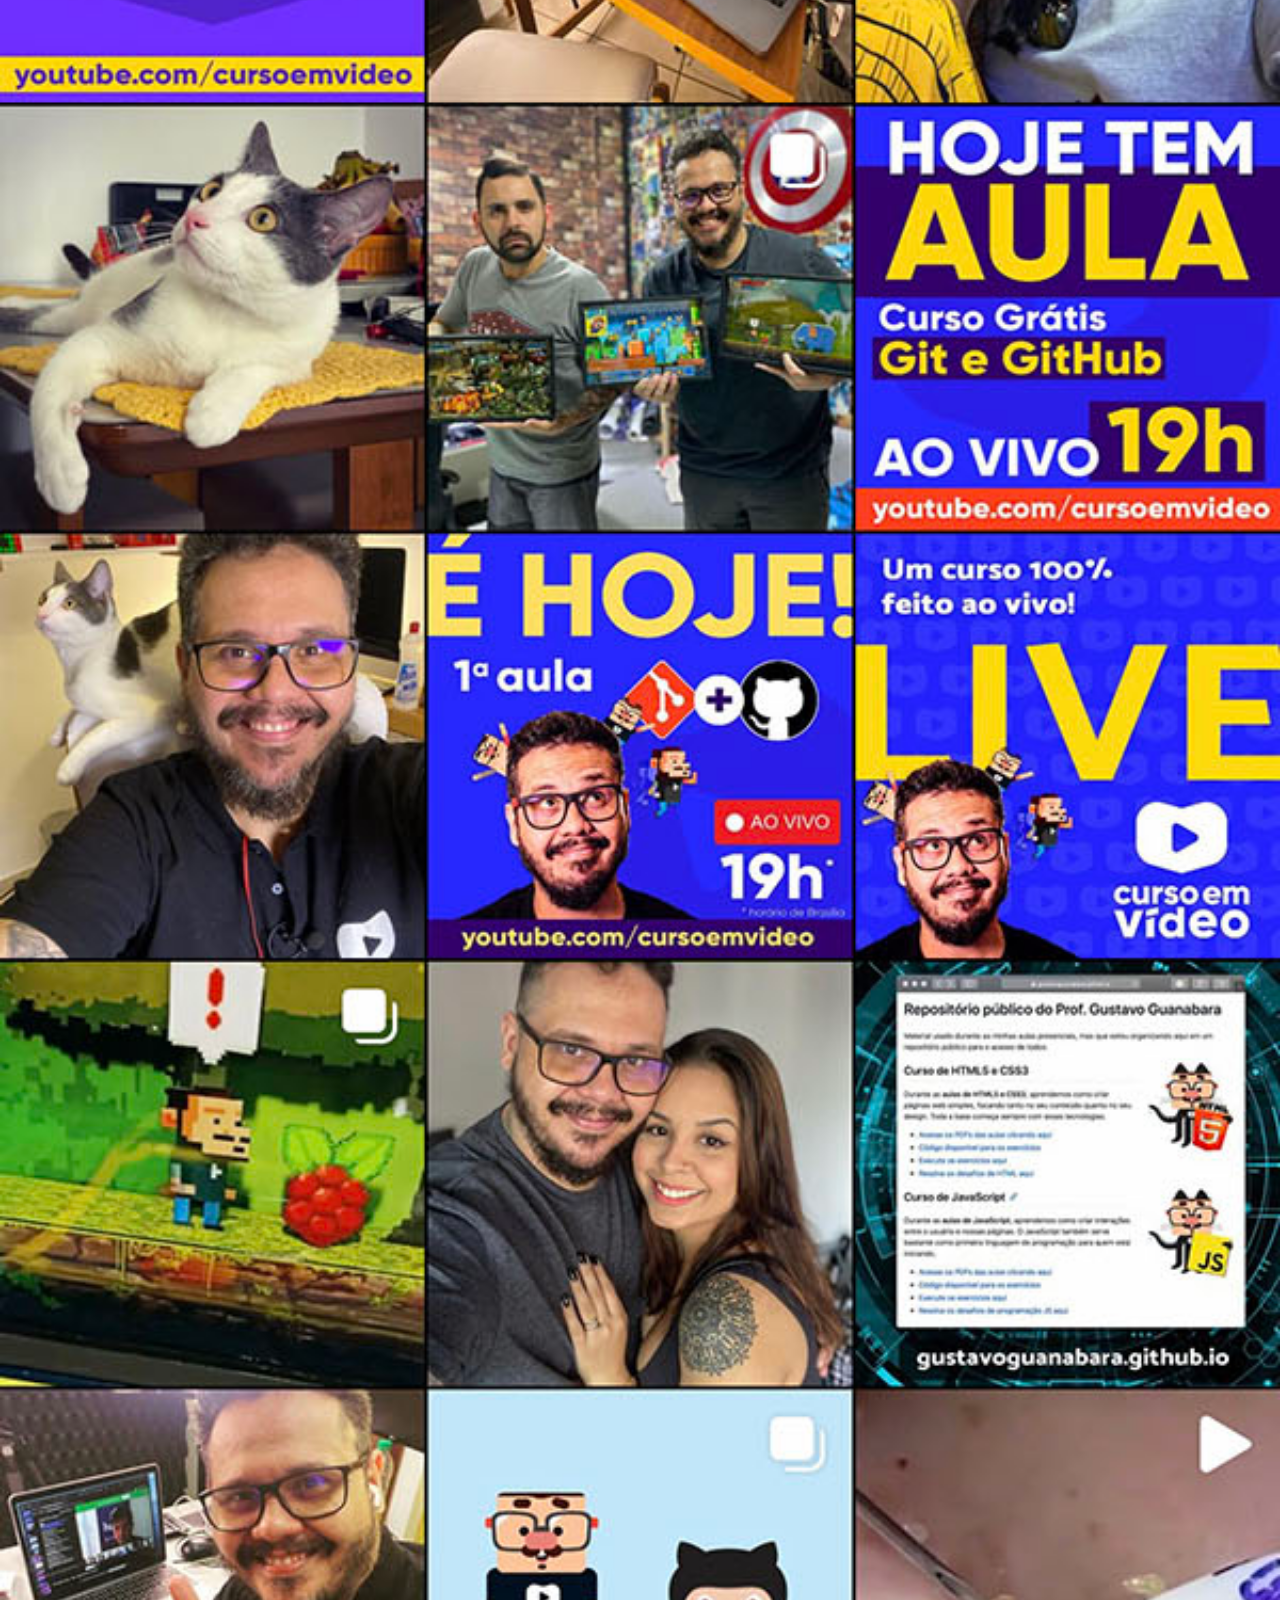
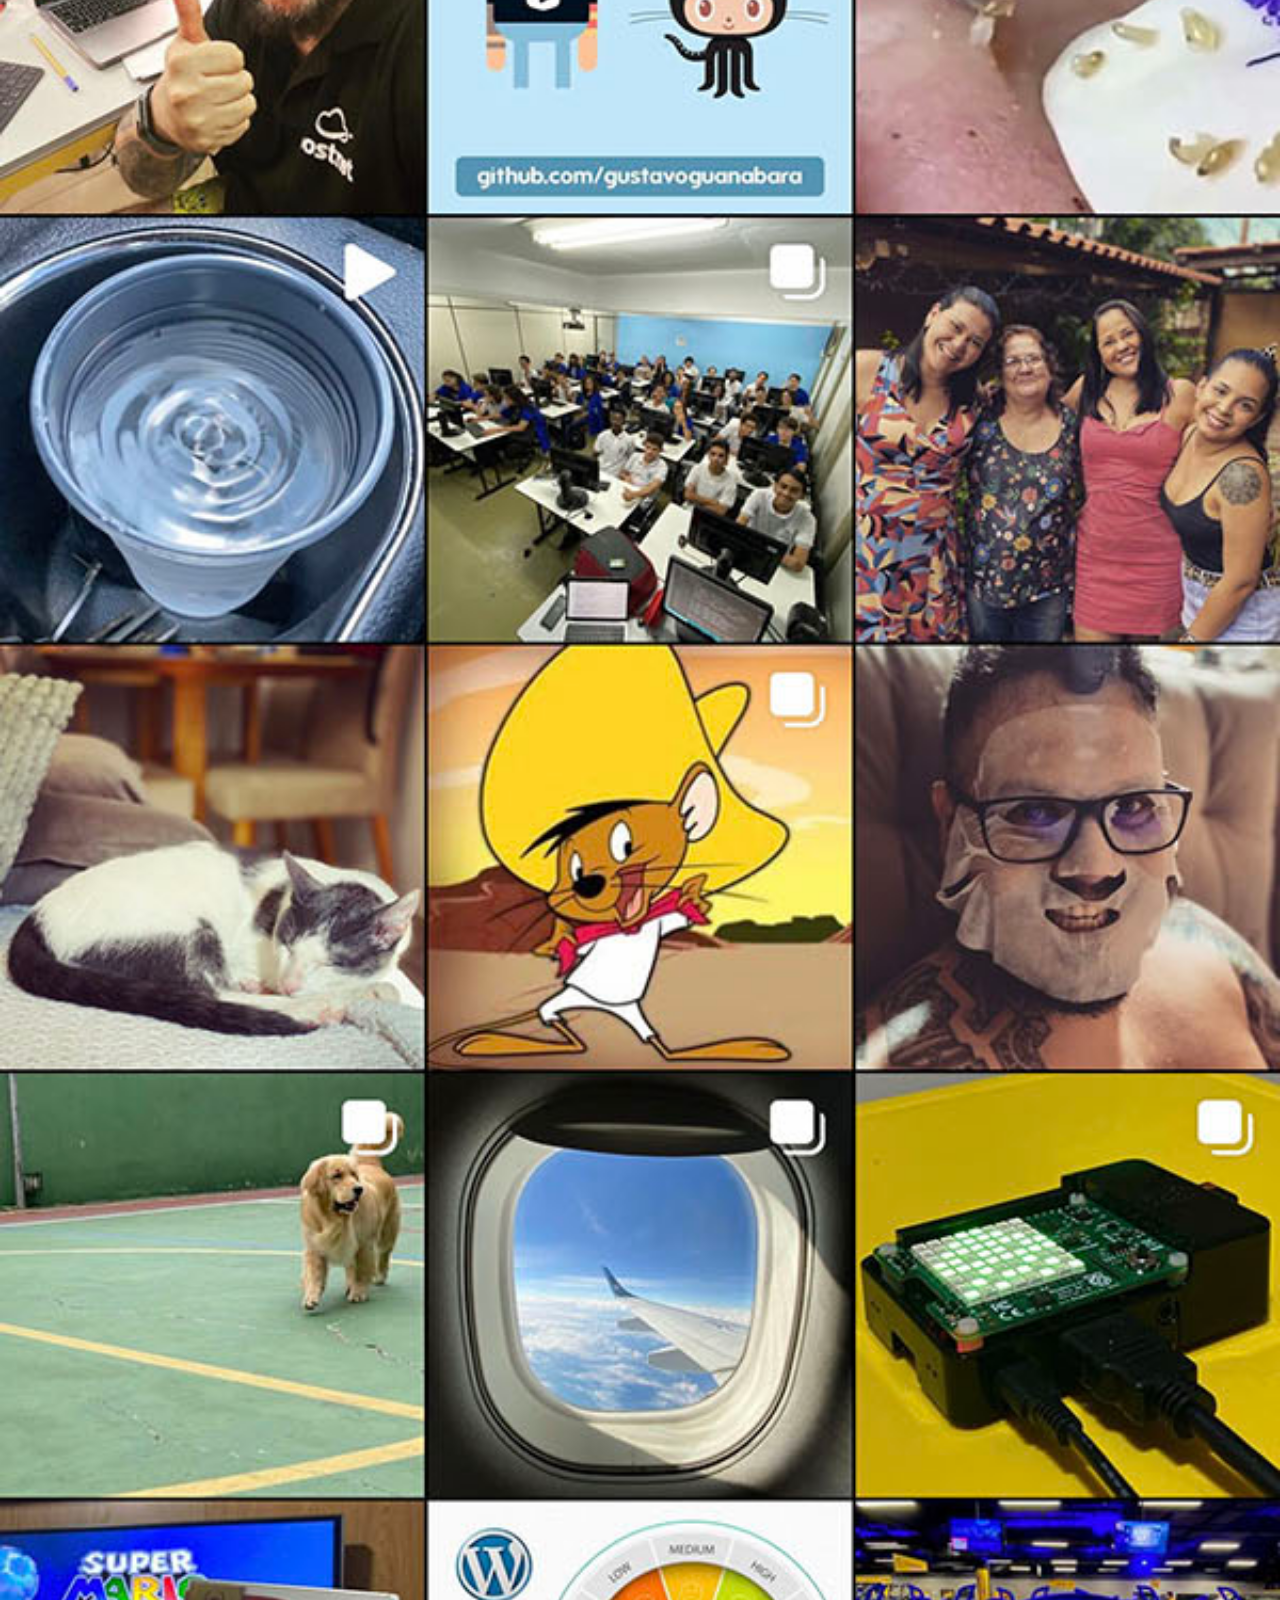
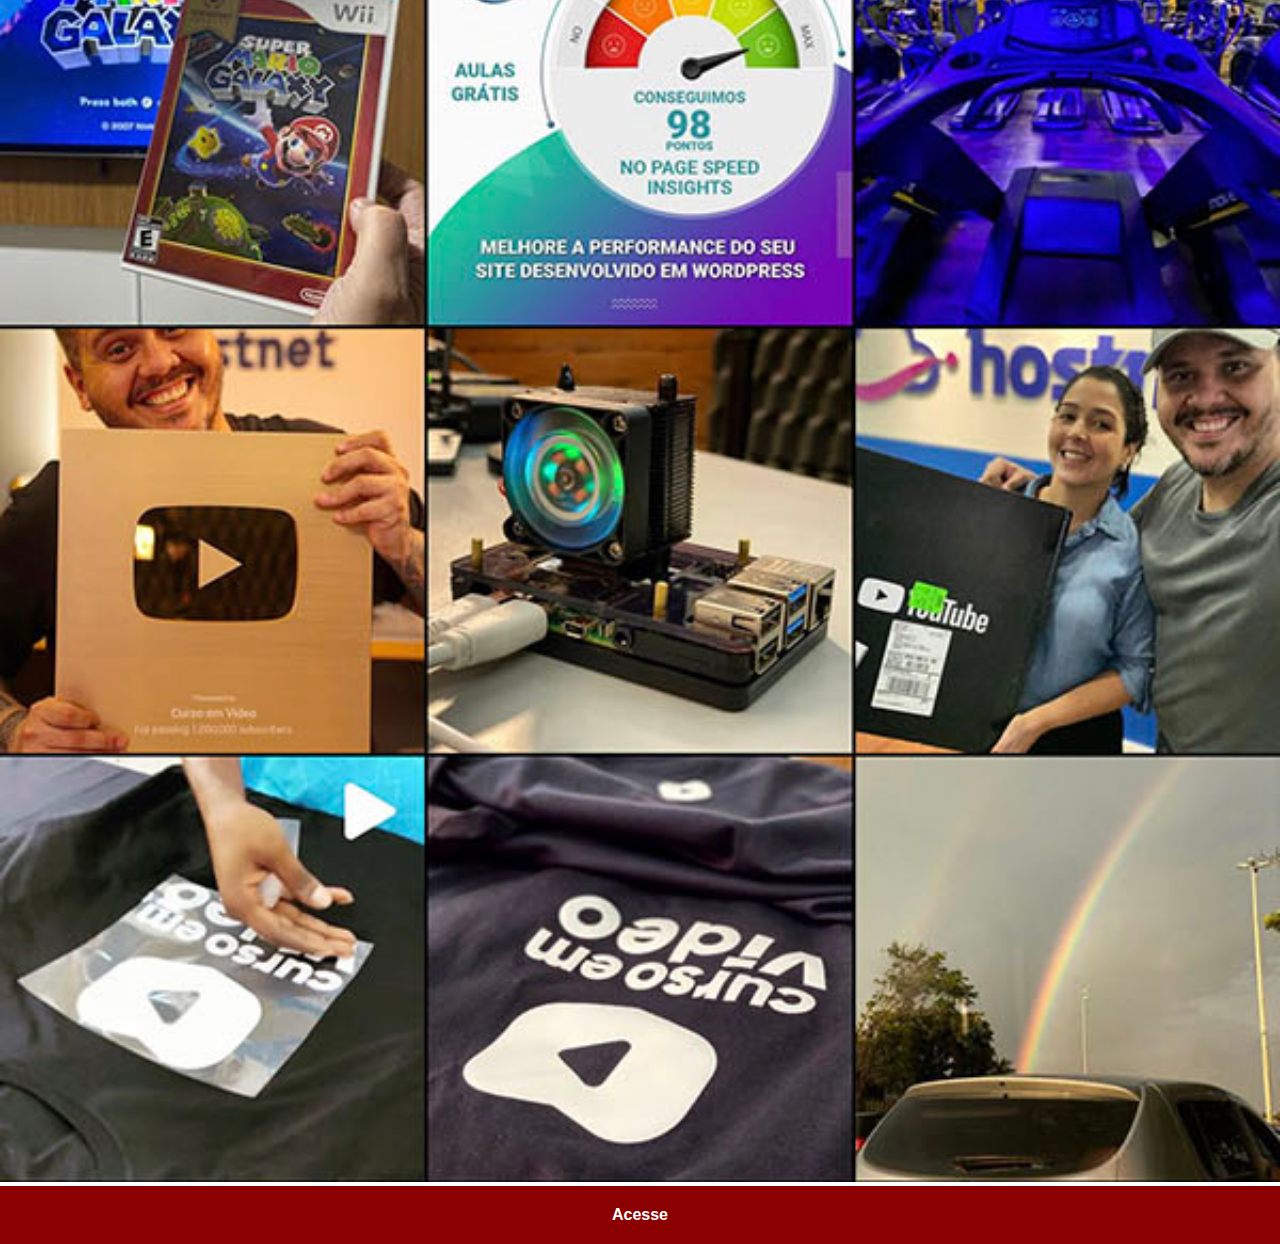
<file: instagram.html>
<!DOCTYPE html>
<html lang="en">
<head>
    <meta charset="UTF-8">
    <meta name="viewport" content="width=device-width, initial-scale=1.0">
    <title>Document</title>
        <link rel="stylesheet" href="estilos/social.css">

</head>
<body>
       <img src="imagens/tela-instagram.jpg" alt="GitHub">
    <a href="https://www.instagram.com/">Acesse</a>
</body>
</html>
</file>
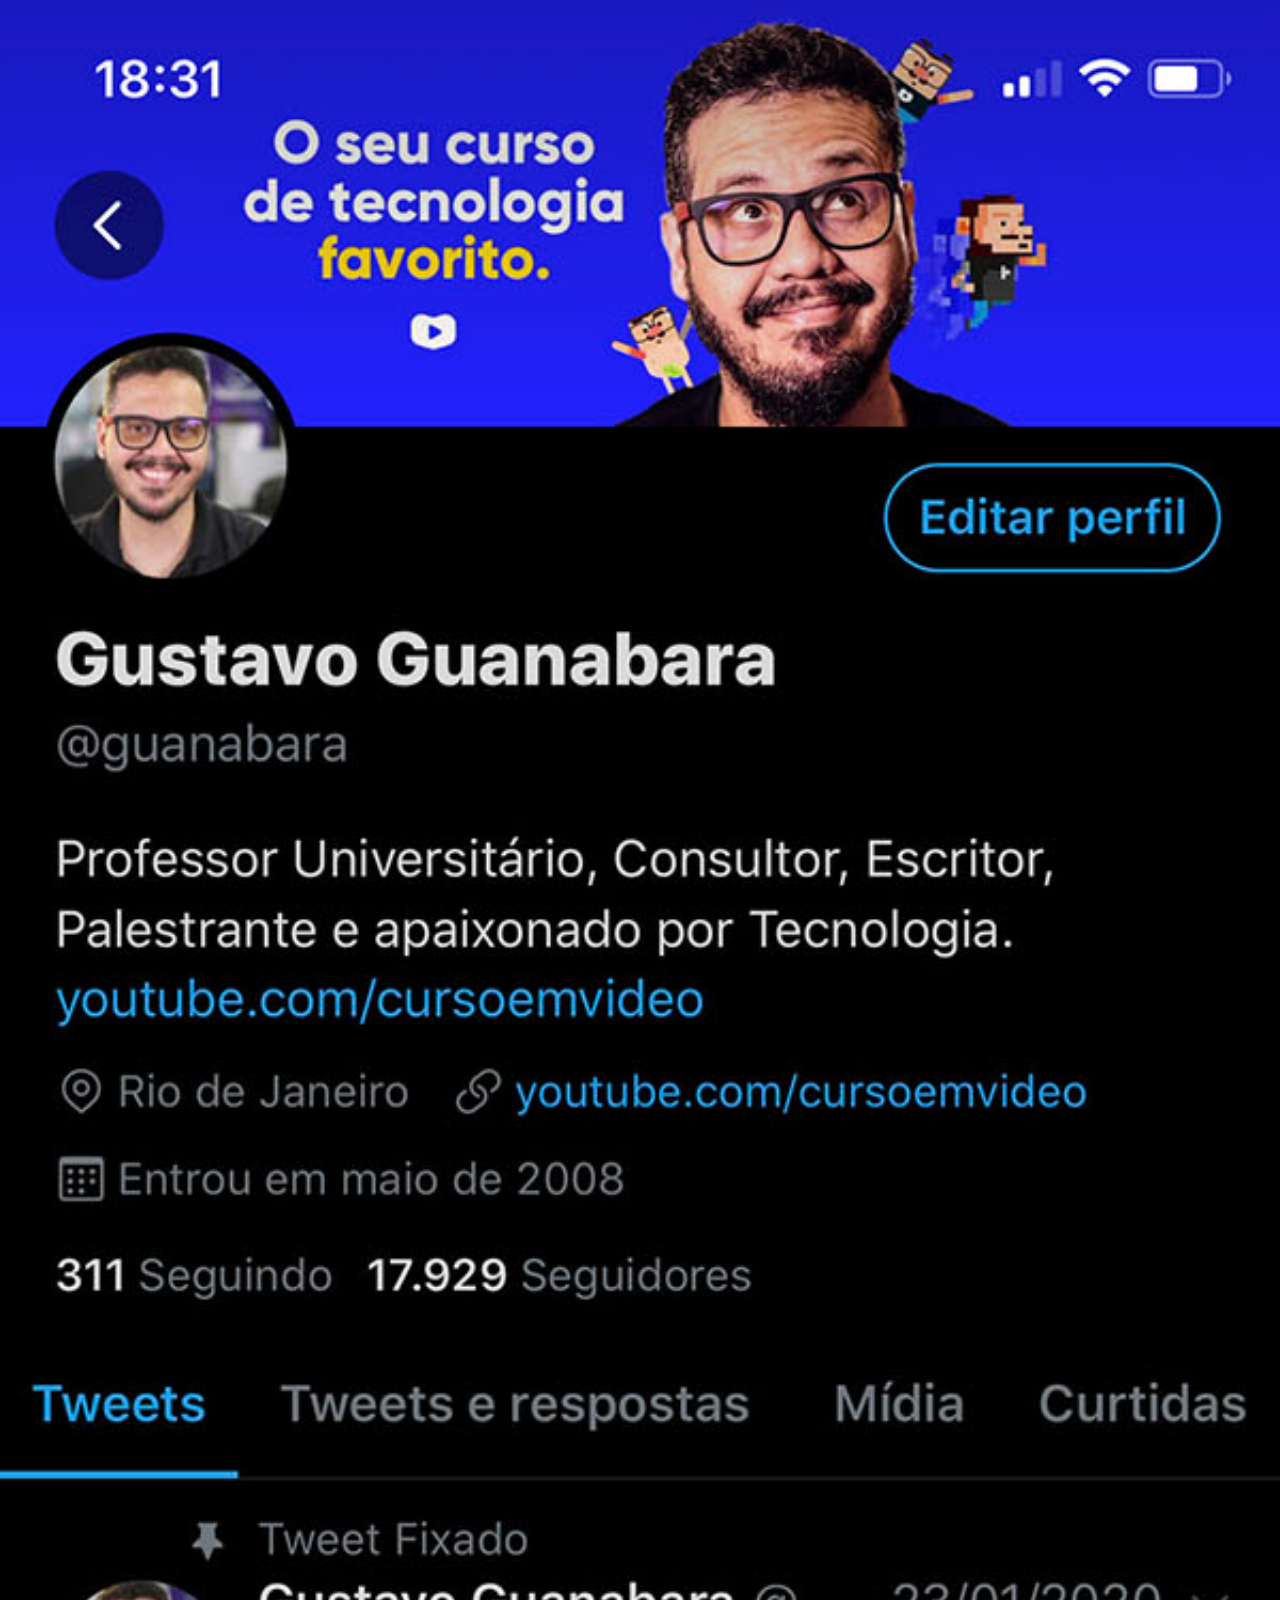
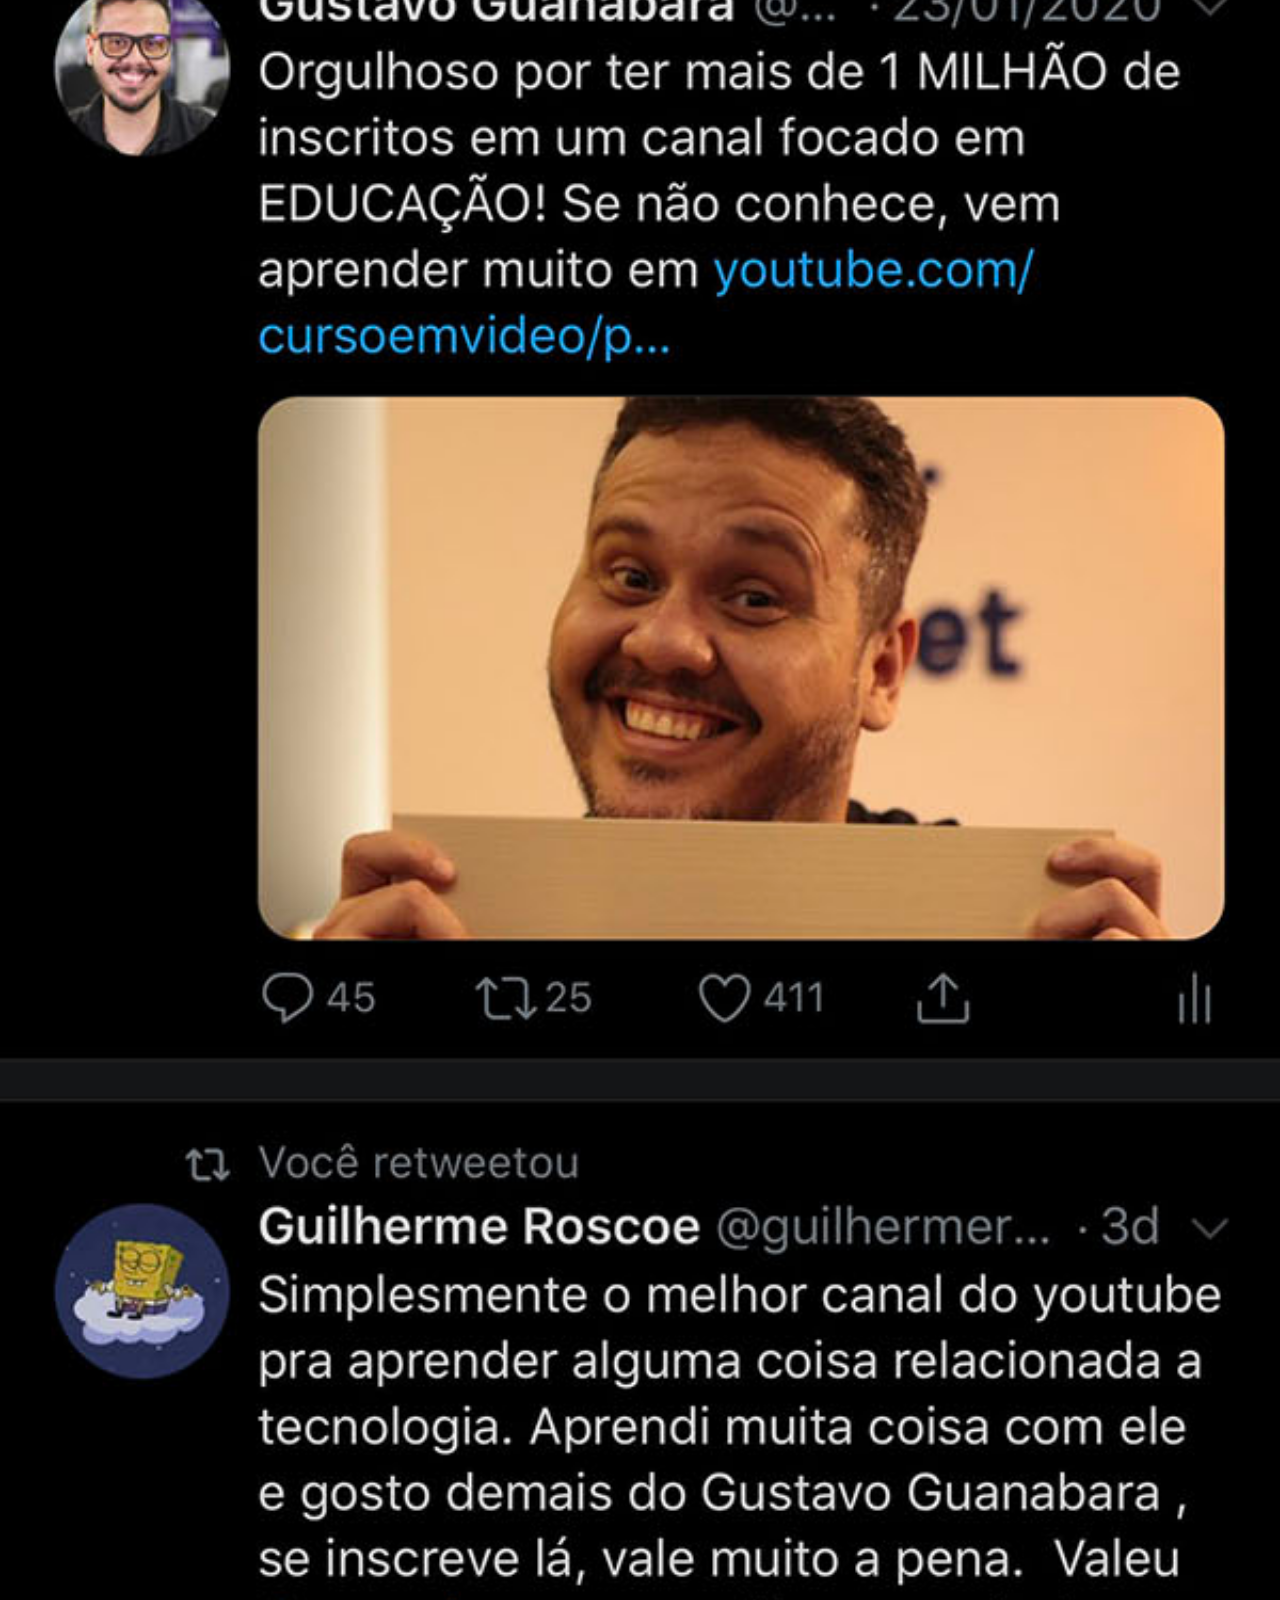
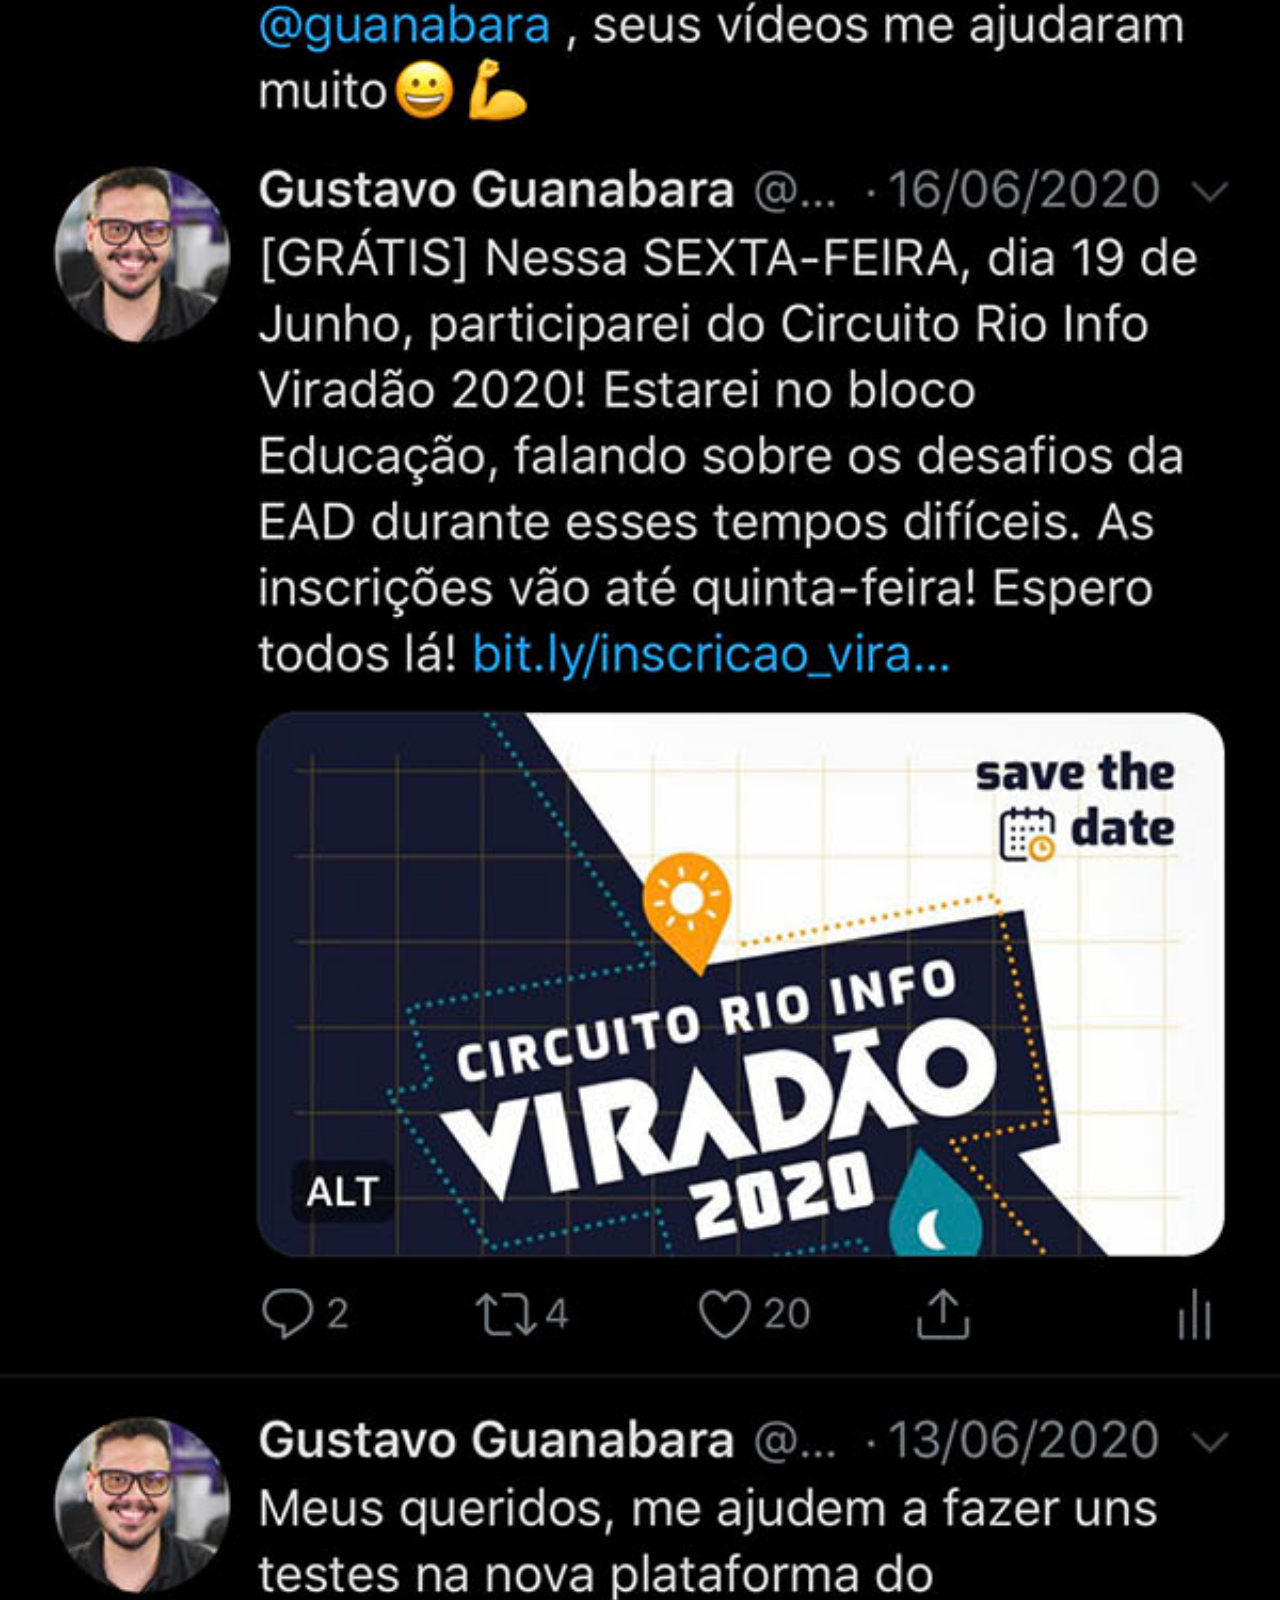
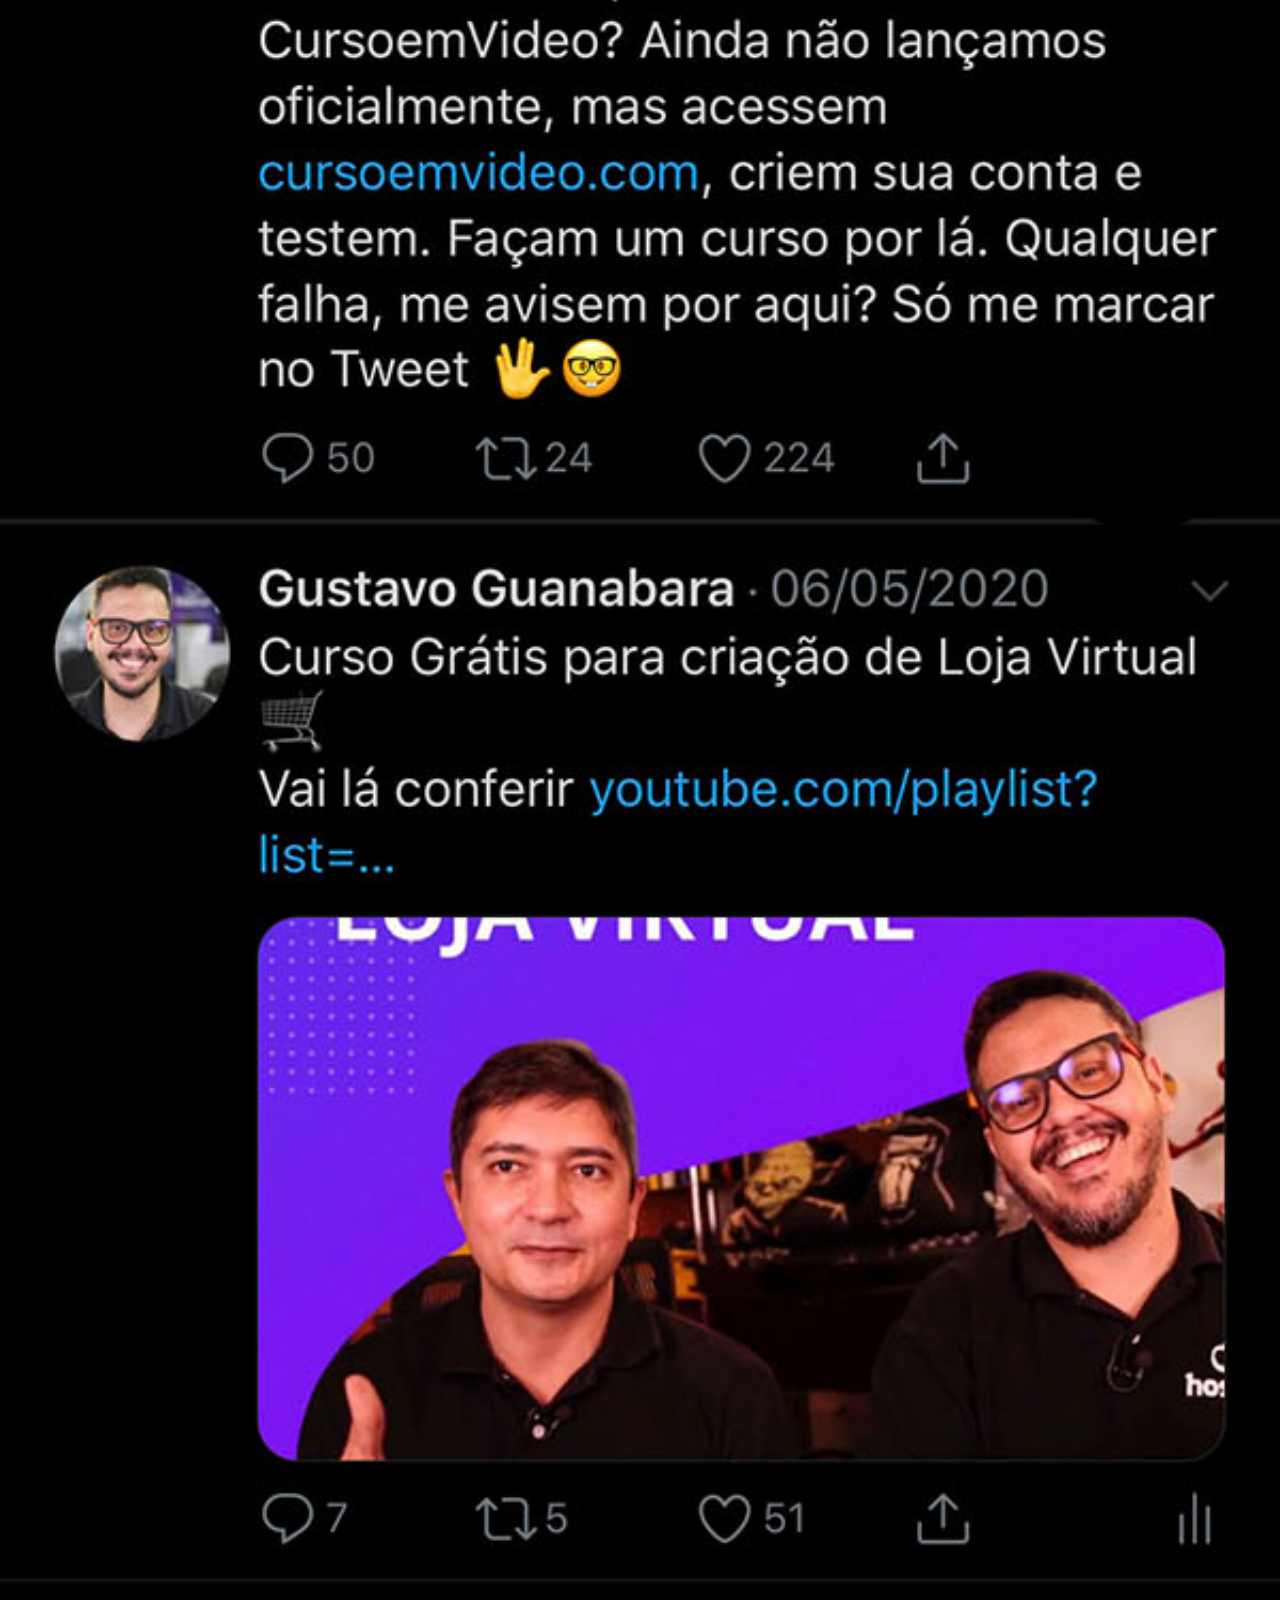
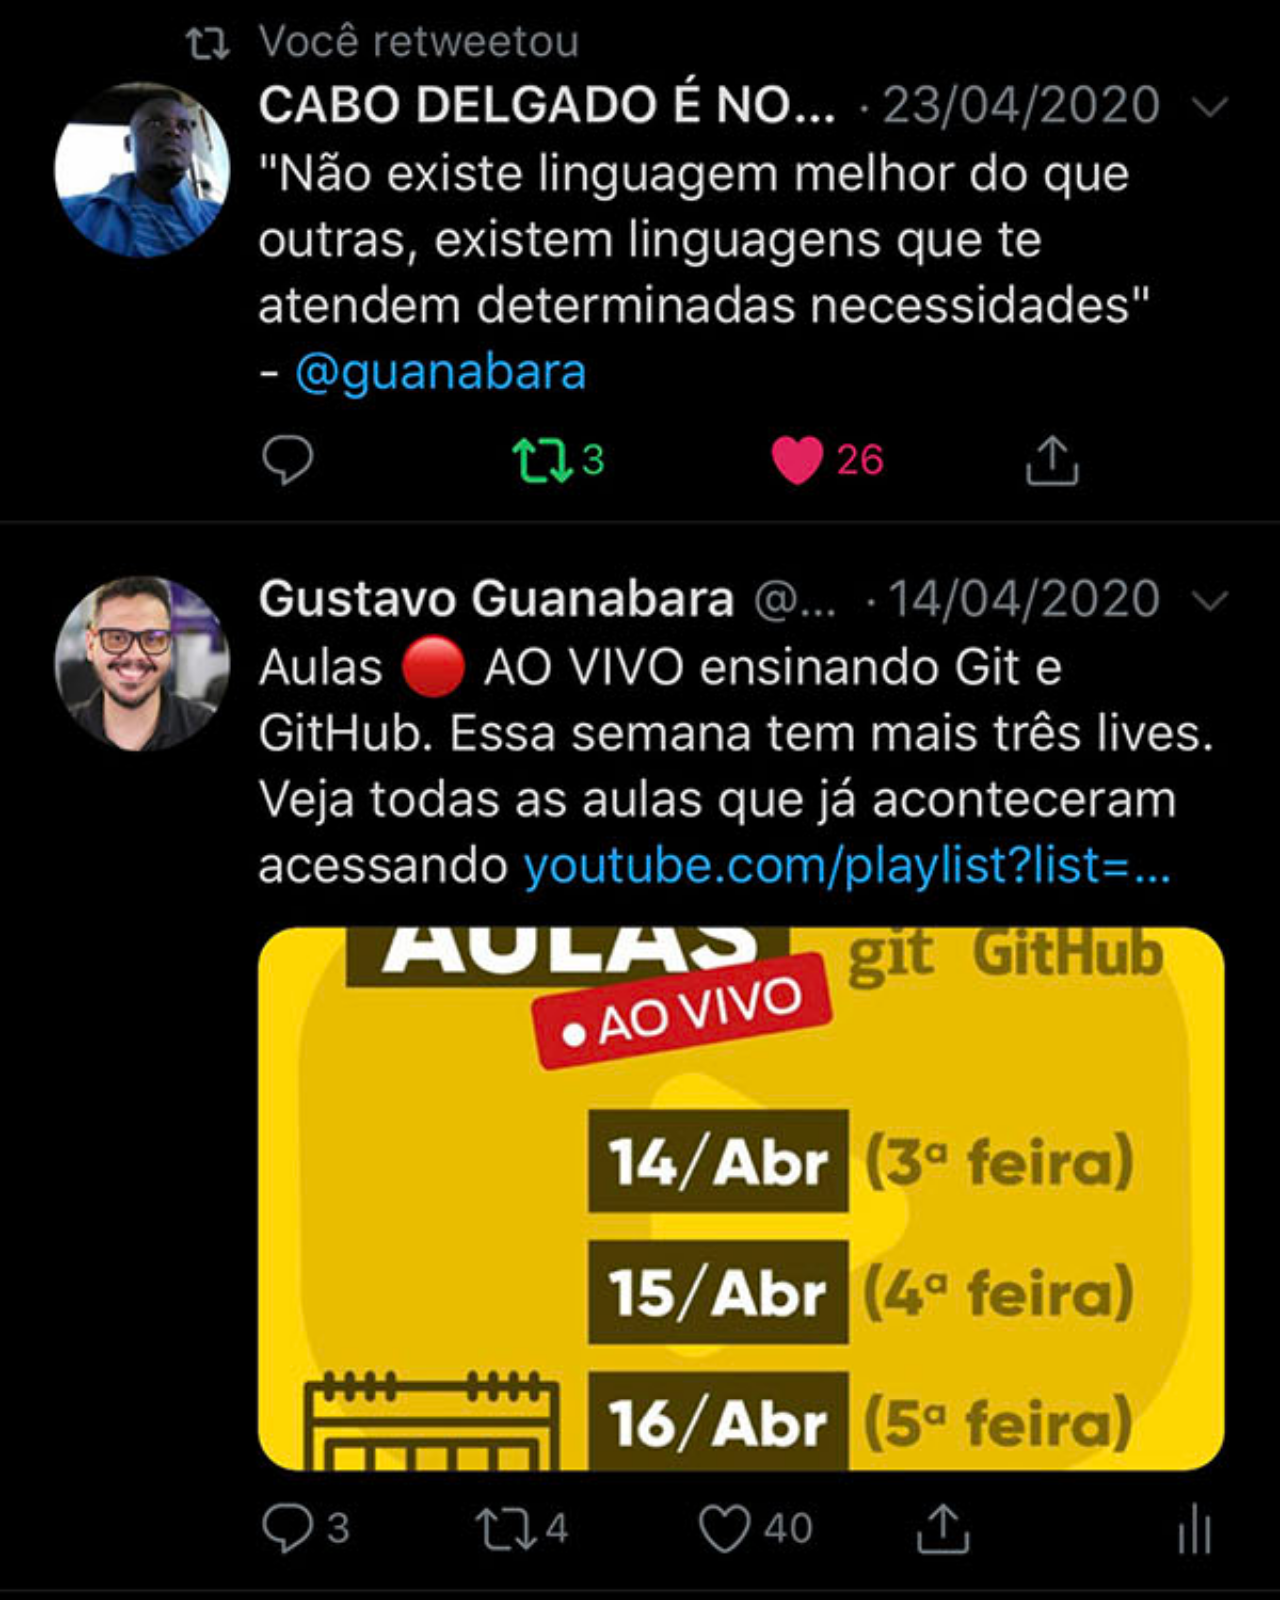
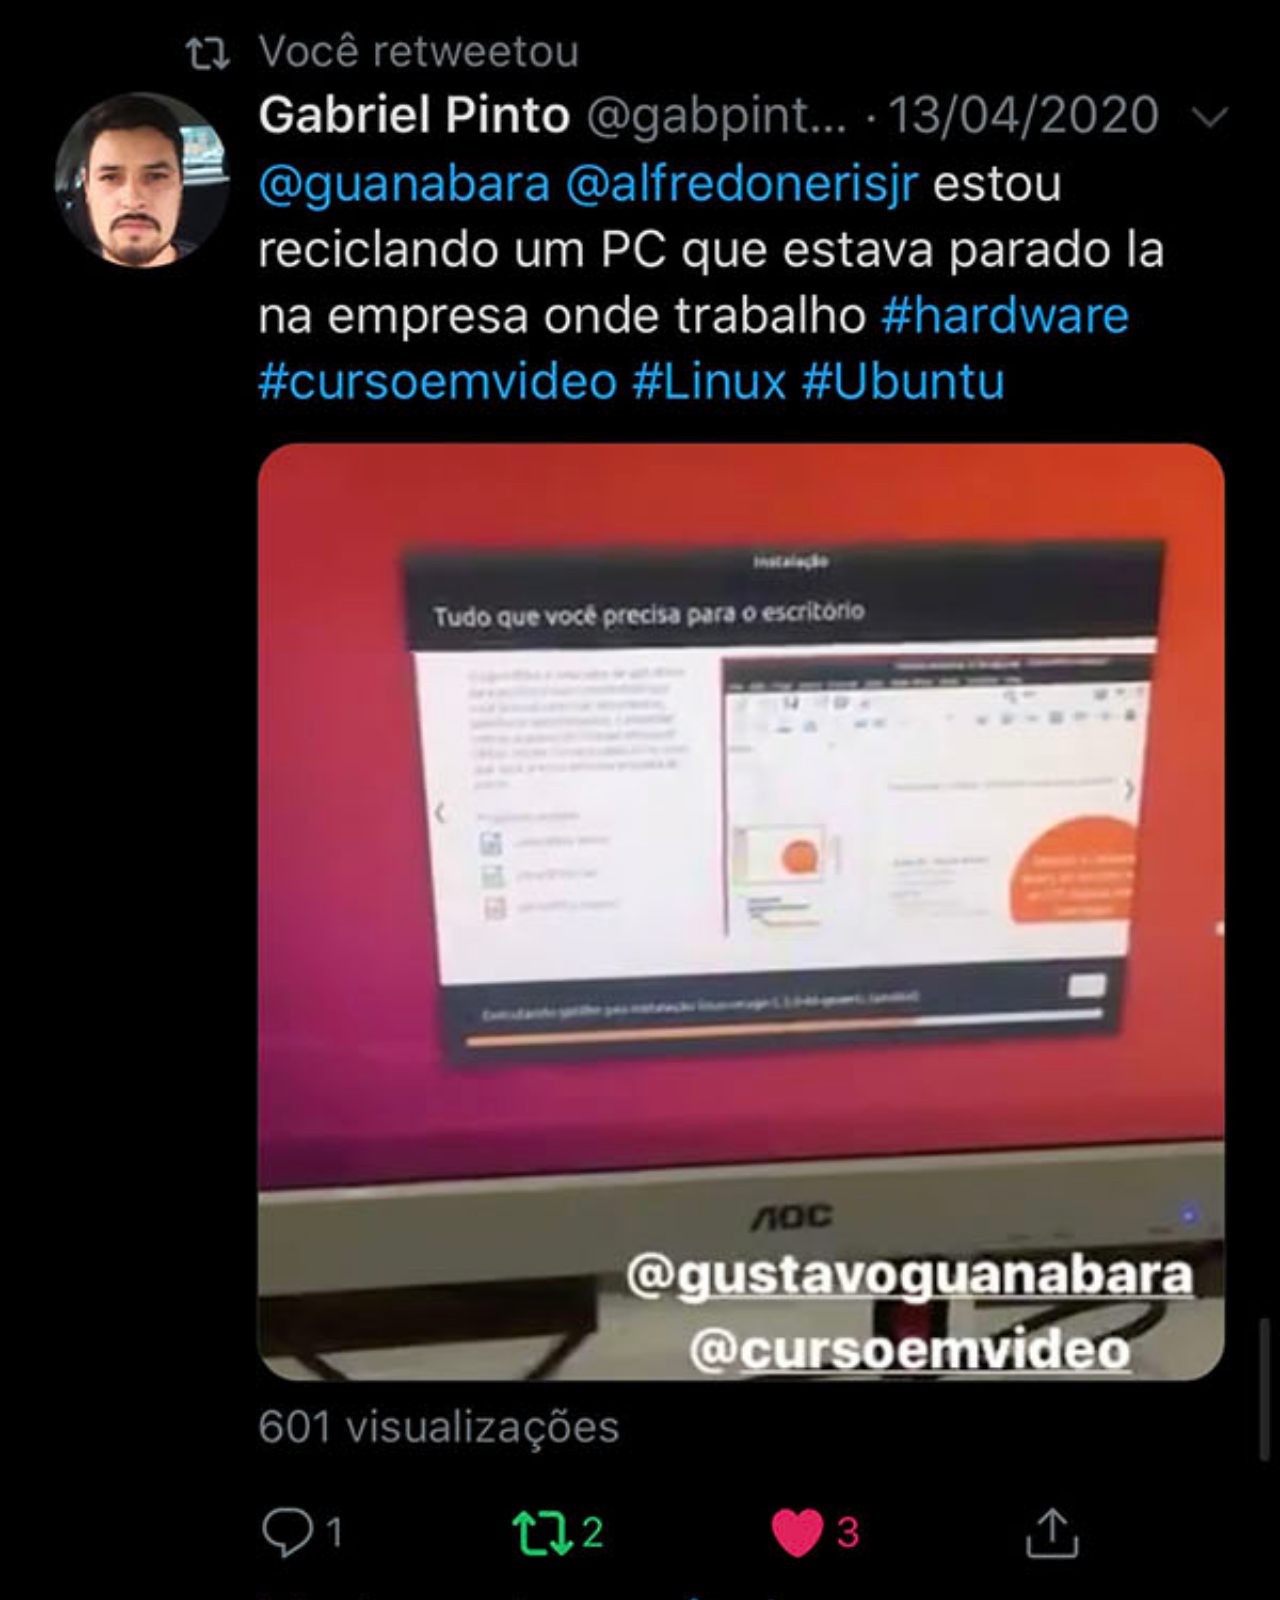
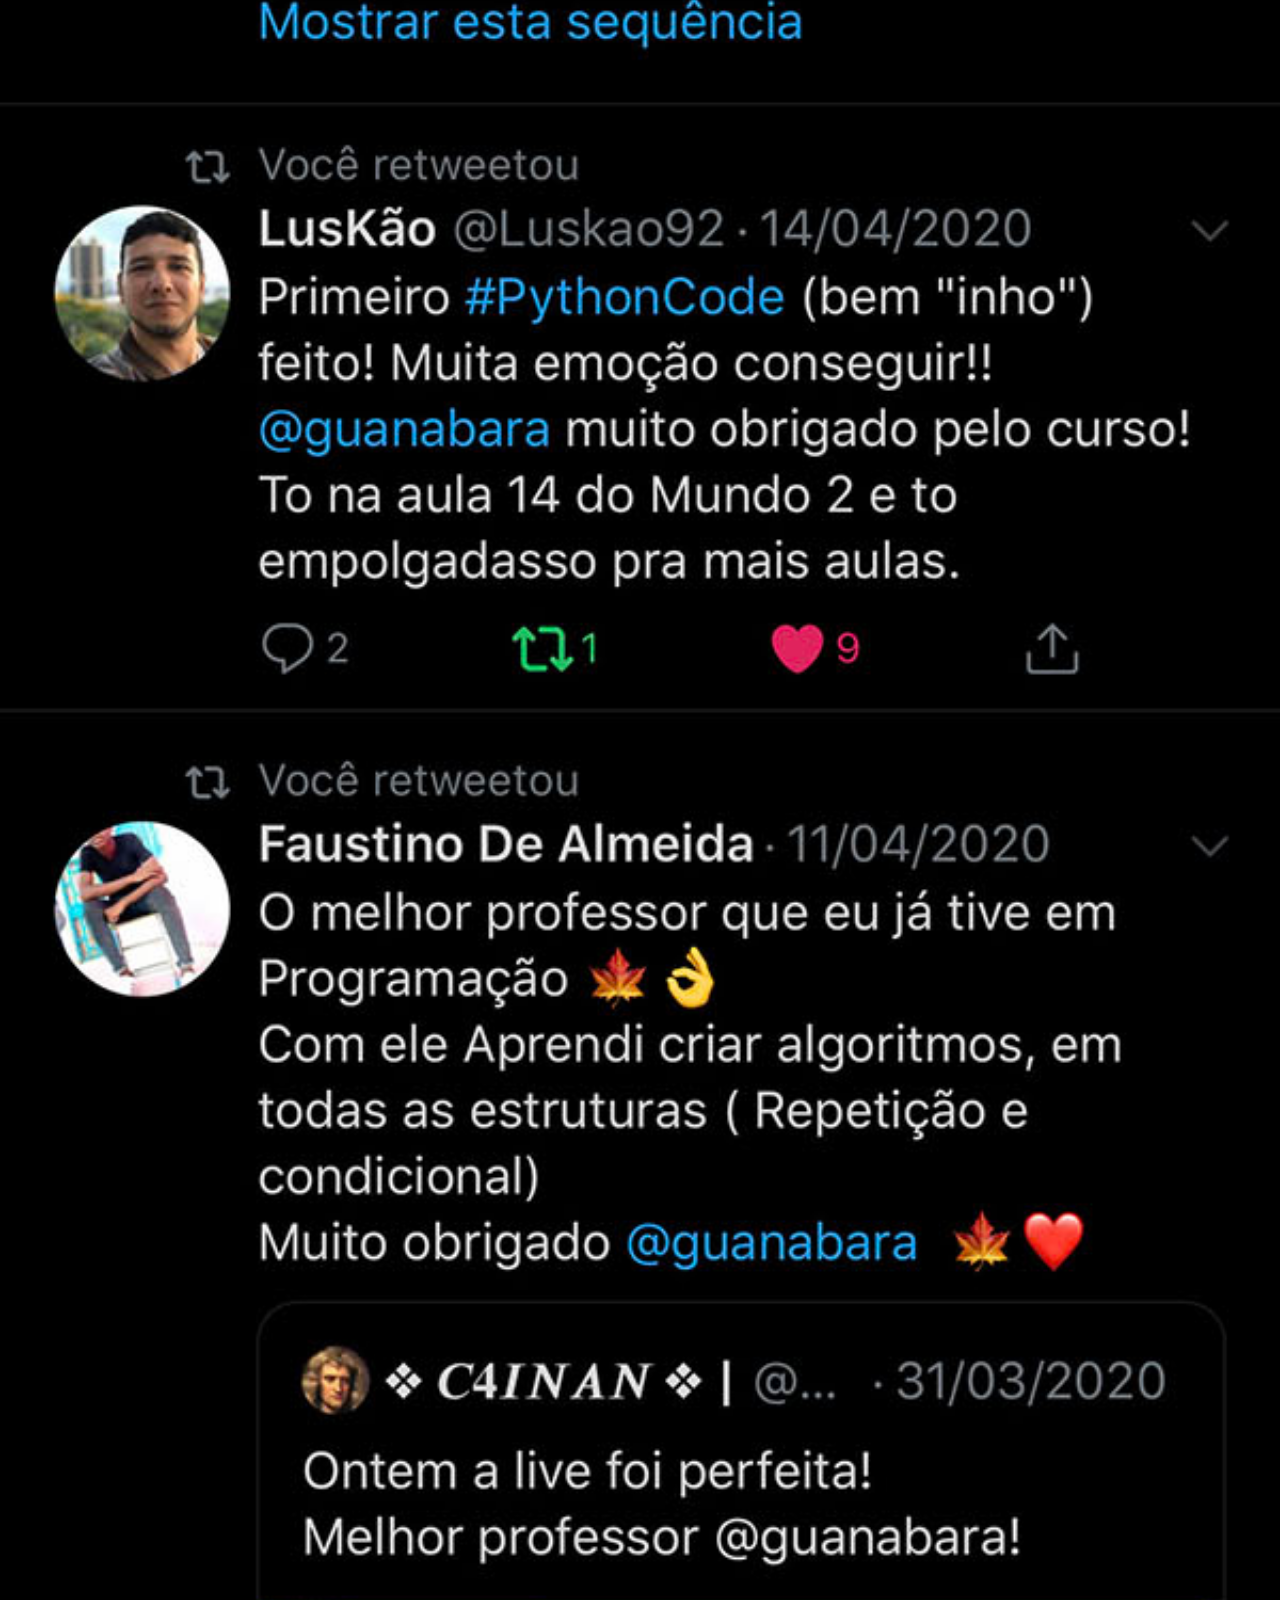
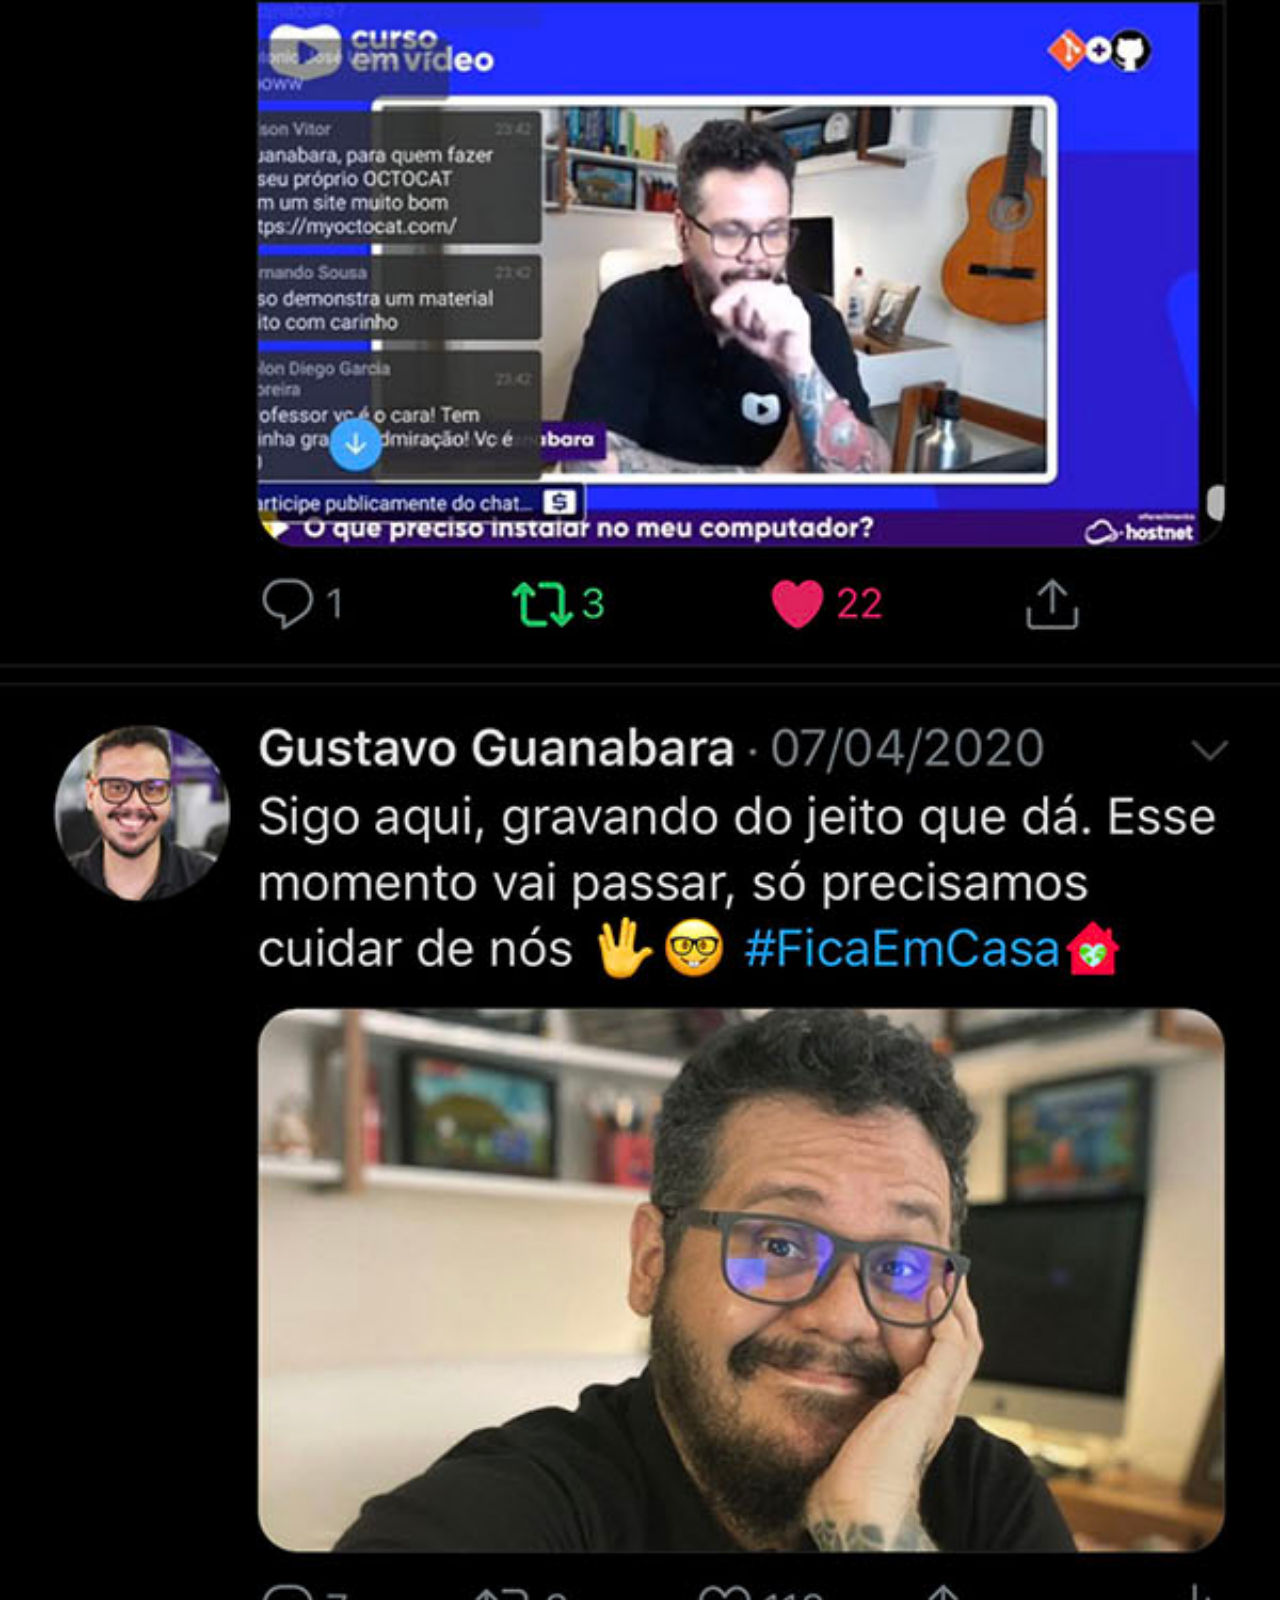
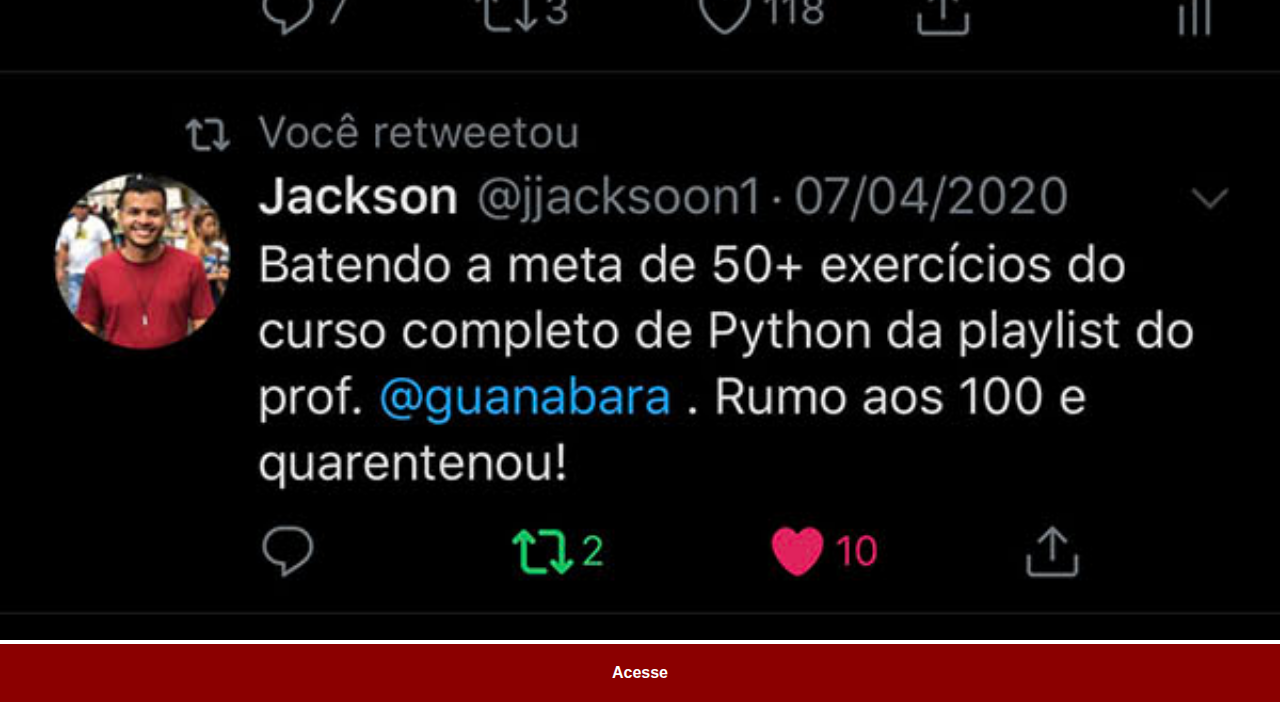
<file: twitter.html>
<!DOCTYPE html>
<html lang="en">
<head>
    <meta charset="UTF-8">
    <meta name="viewport" content="width=device-width, initial-scale=1.0">
    <title>Document</title>
        <link rel="stylesheet" href="estilos/social.css">

</head>
<body>
       <img src="imagens/tela-twitter.jpg" alt="GitHub">
    <a href="https://x.com/">Acesse</a>
    
</body>
</html>
</file>
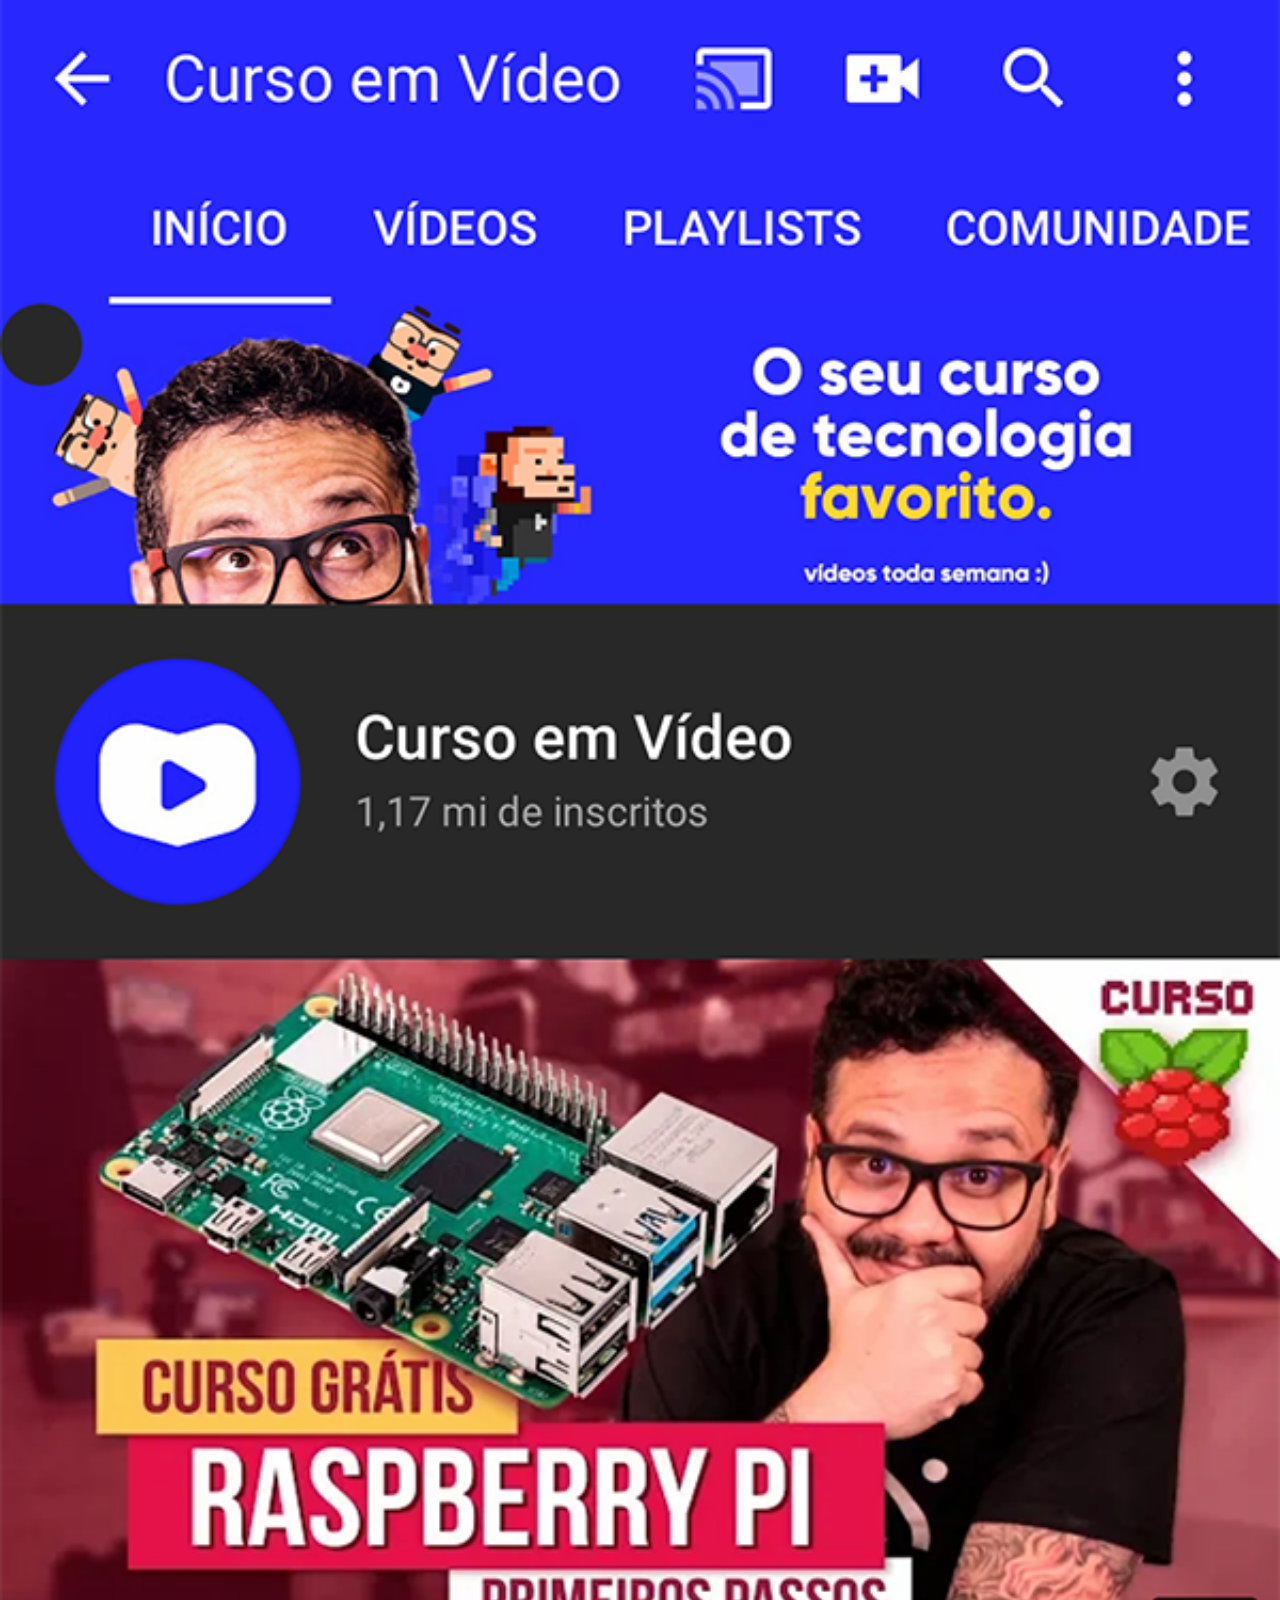
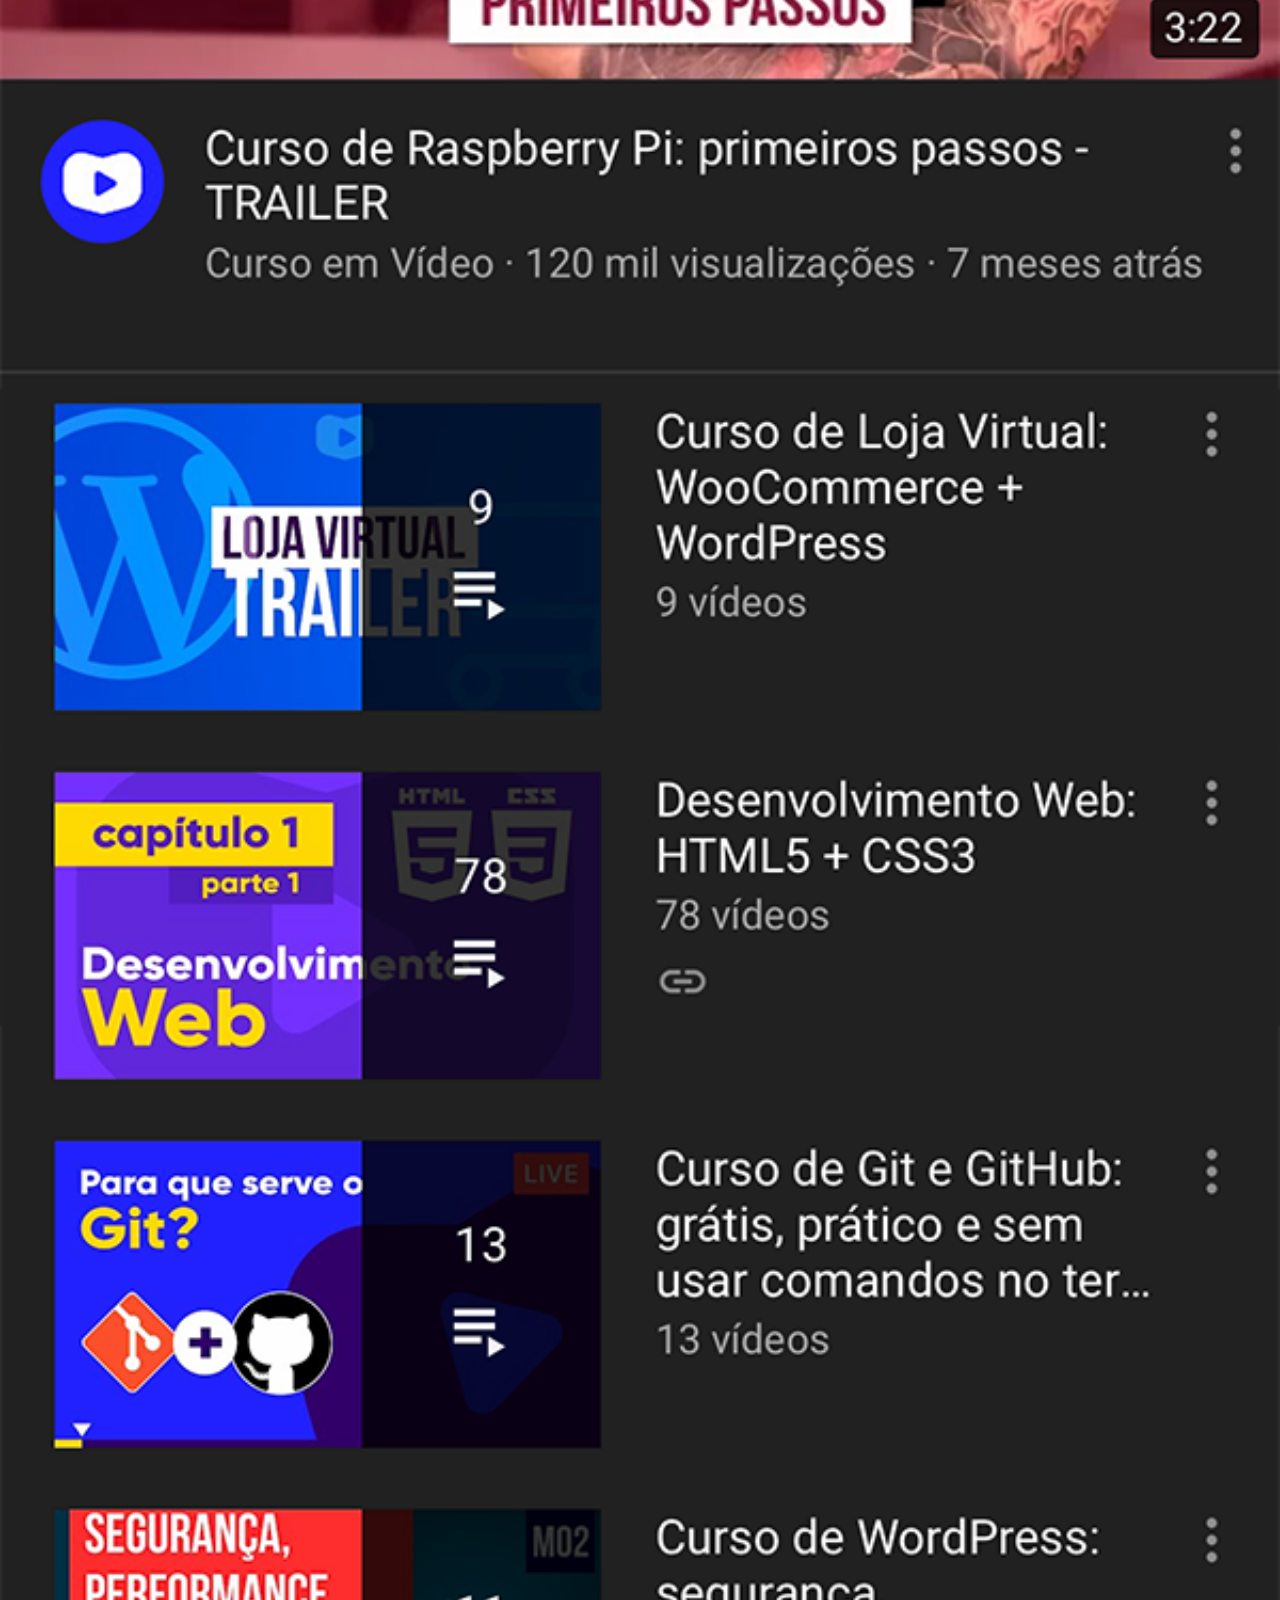
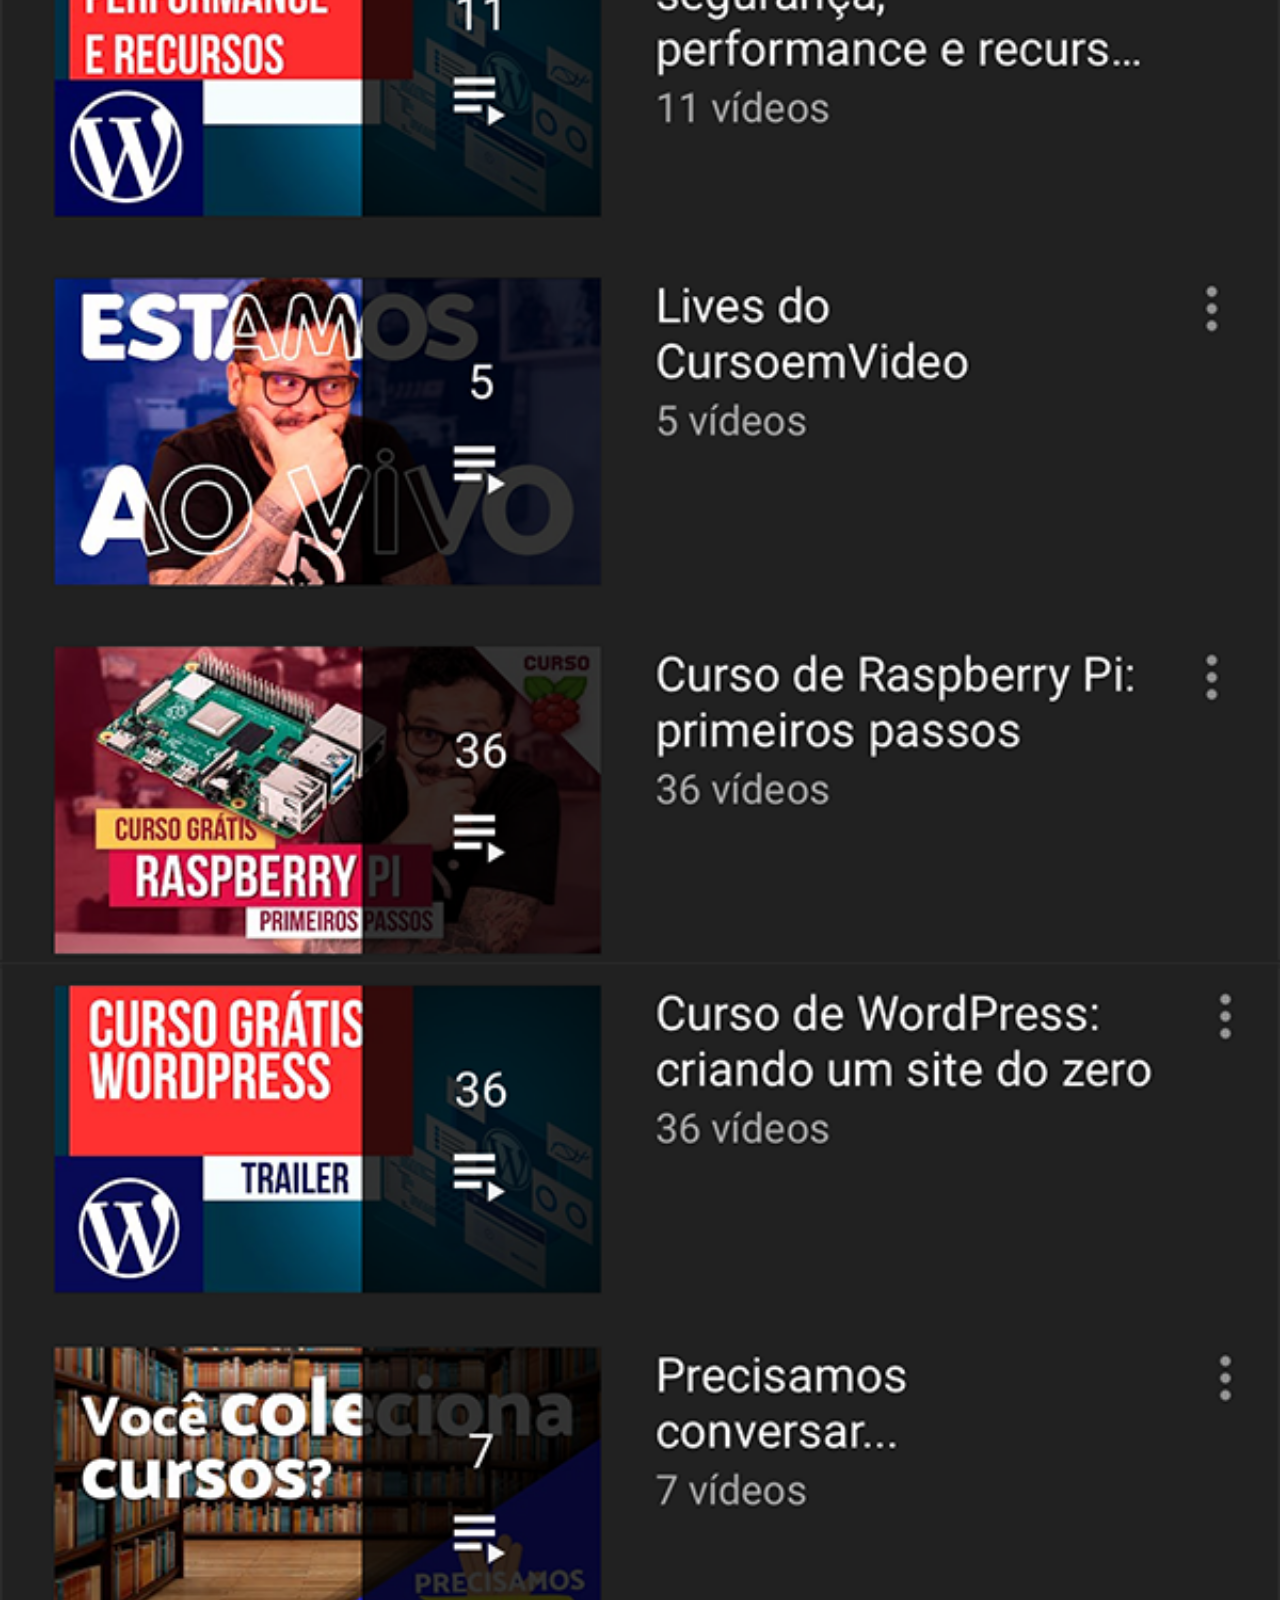
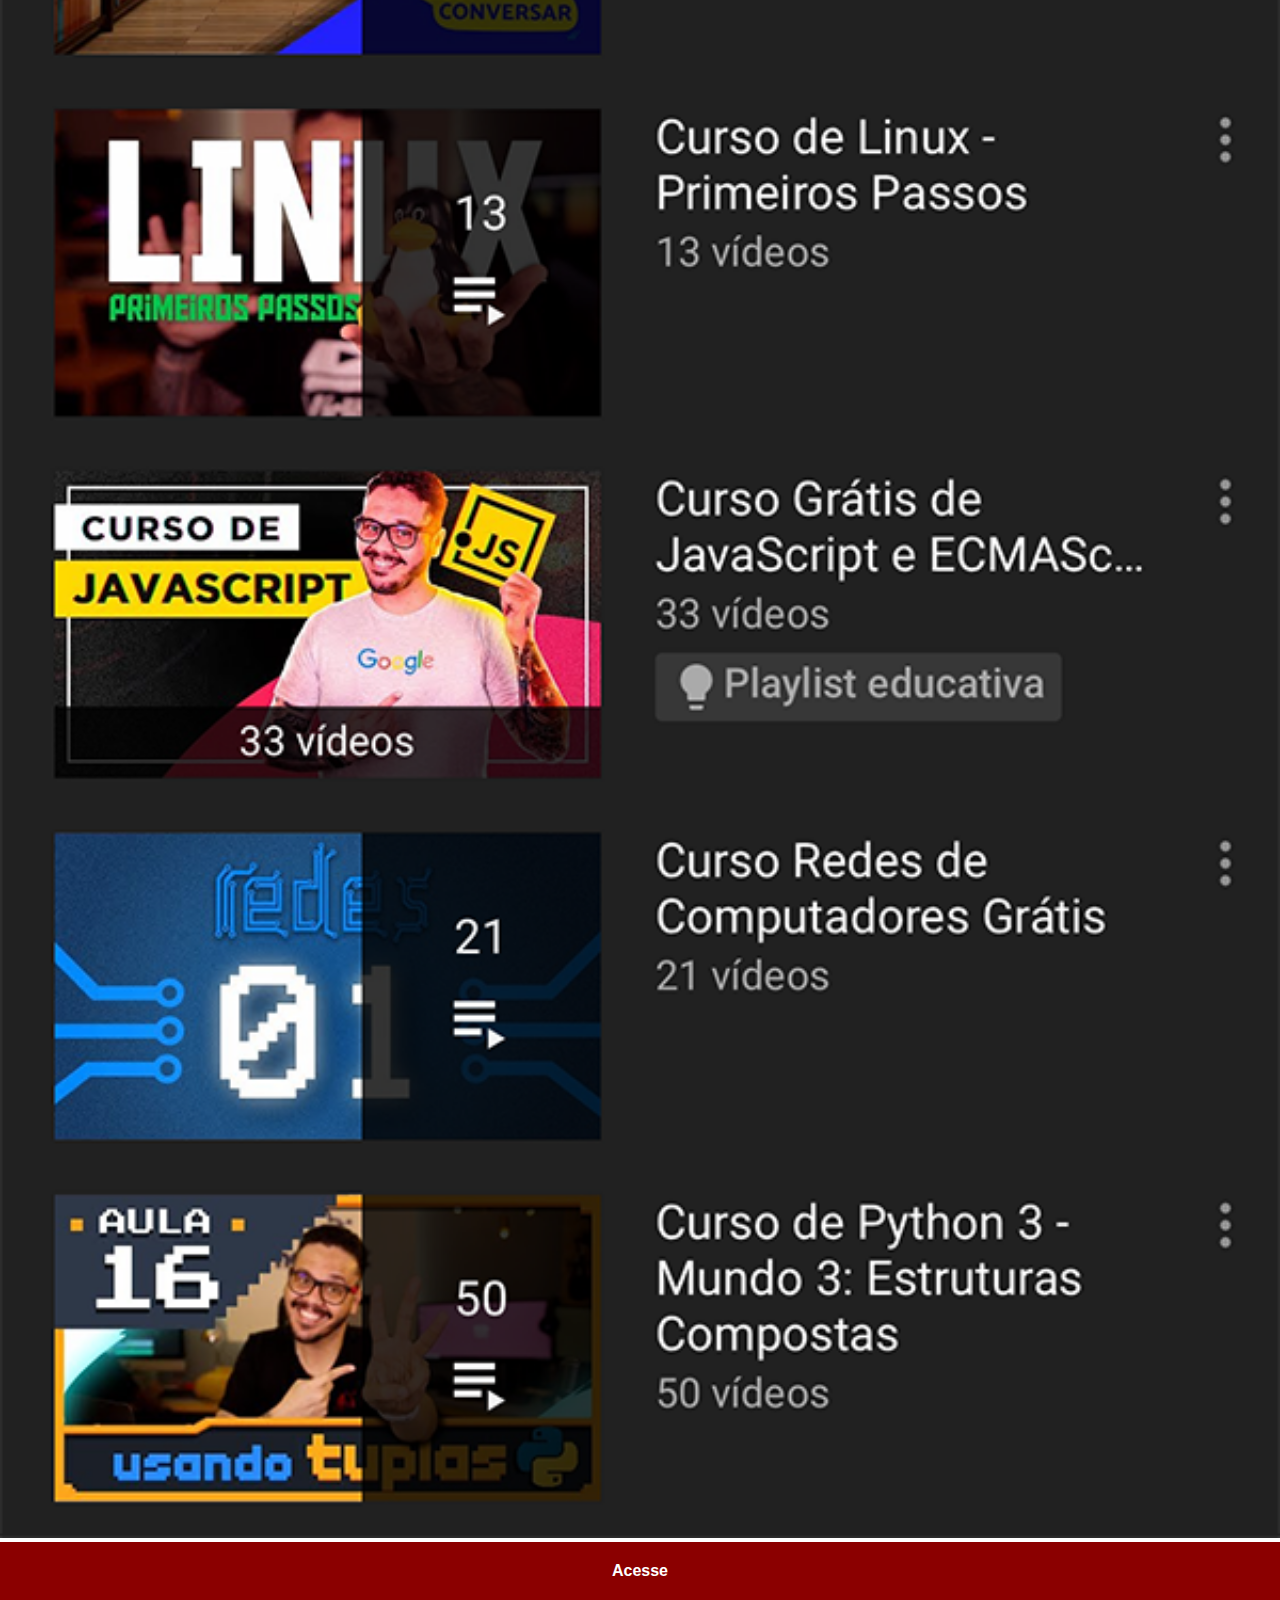
<file: youtube.html>
<!DOCTYPE html>
<html lang="en">
<head>
    <meta charset="UTF-8">
    <meta name="viewport" content="width=device-width, initial-scale=1.0">
    <title>Document</title>
  <link rel="stylesheet" href="estilos/social.css">
</head>
<body>
    <img src="imagens/tela-youtube.png" alt="Youtube">
    <a href="https://www.youtube.com/@cursoemvideo/playlists" target="_blank">Acesse</a>
</body>
</html>
</file>
<file: estilos/style.css>
@charset "UTF-8";

* {
    margin: 0px;
    padding: 0px;
    font-family: Arial, Helvetica, sans-serif;
}

html,
body {
    height: 100vh;
    width: 100vw;
    background-color: black;
}

body {
    background: url('../imagens/fundo-madeira.jpg') no-repeat top center;

    background-size: cover;
    /*Para cobrir a tela inteira*/
    background-attachment: fixed;
}

main {
    height: 100vh;
    position: relative;
}

section#telefone {
    position: absolute;
    top: 50%;
    left: 50%;
    transform: translate(-50%, -50%);
    height: 624px;
    width: 311px;
    background-color: blue;
    background: url('../imagens/frame-iphone.png') no-repeat;
}

iframe#tela {
    position: relative;
    top: 80px;
    left: 23px;
    width: 267px;
    height: 471px;
}

section#redes-sociais {
    text-align: right;
}

section#redes-sociais img {

    width: 50px;
    height: 50px;
    margin: 10px;
    border-radius: 50%;
    box-shadow: 2px 2px 5px rgba(0, 0, 0, 0.400);
    box-sizing: border-box;
}

section#redes-sociais img:hover {
    border: 2px solid rgba(255, 255, 255, 0.6);
    transform: translate(-3px, -3px);
    box-shadow: 5px 5px 5px rgba(0, 0, 0, 0.623);
    transition: transform .3s, border 1s;

}
</file>
<file: estilos/social.css>
*{
            margin: 0px;
            padding: 0px;
            font-family: Arial, Helvetica, sans-serif;
        }
        ::-webkit-scrollbar{
            width: 0px;
            height: 0px;
        }
        img{
            width: 100vw;
        }
        a{
            display: block;
            background-color: darkred;
            padding: 20px;
            text-align: center;
            font-weight: bold;
            text-decoration: none;
            color: white;
        
        }
        a:hover{
            background-color: red;
        }
</file>
